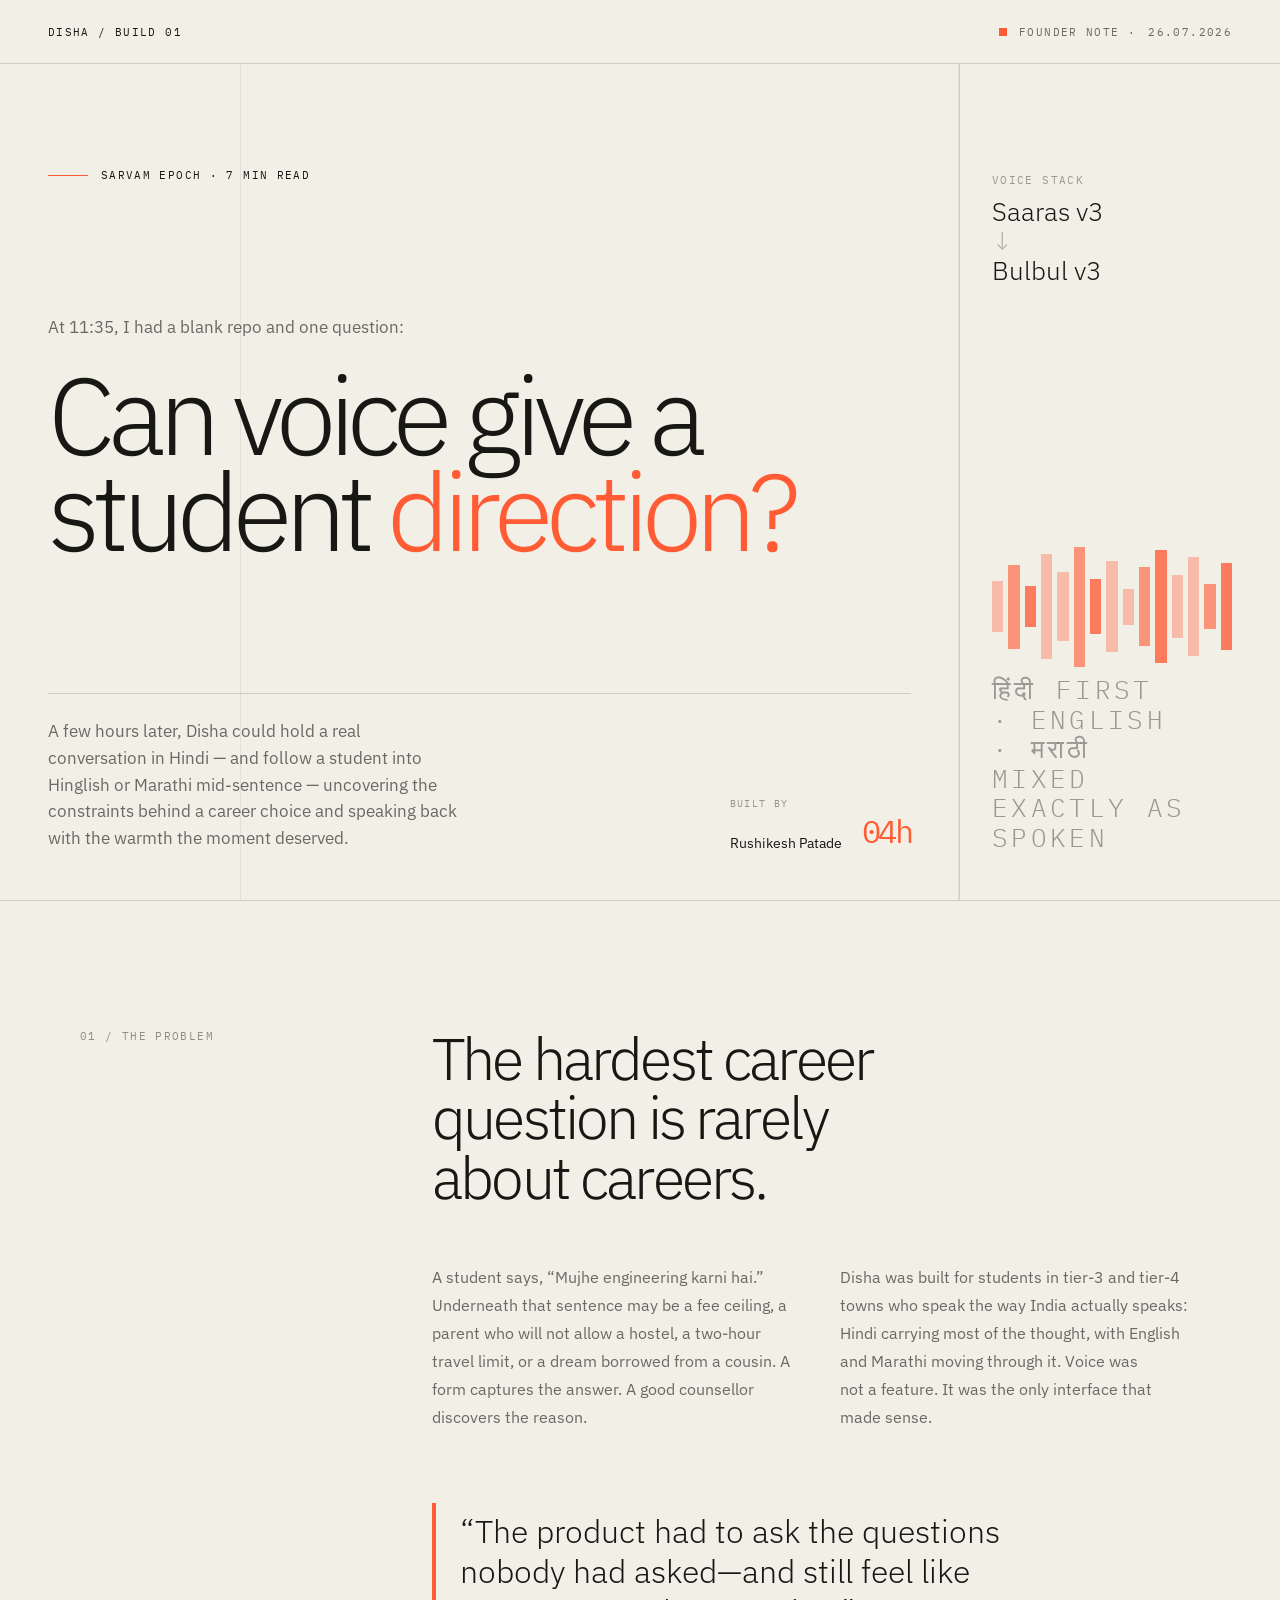
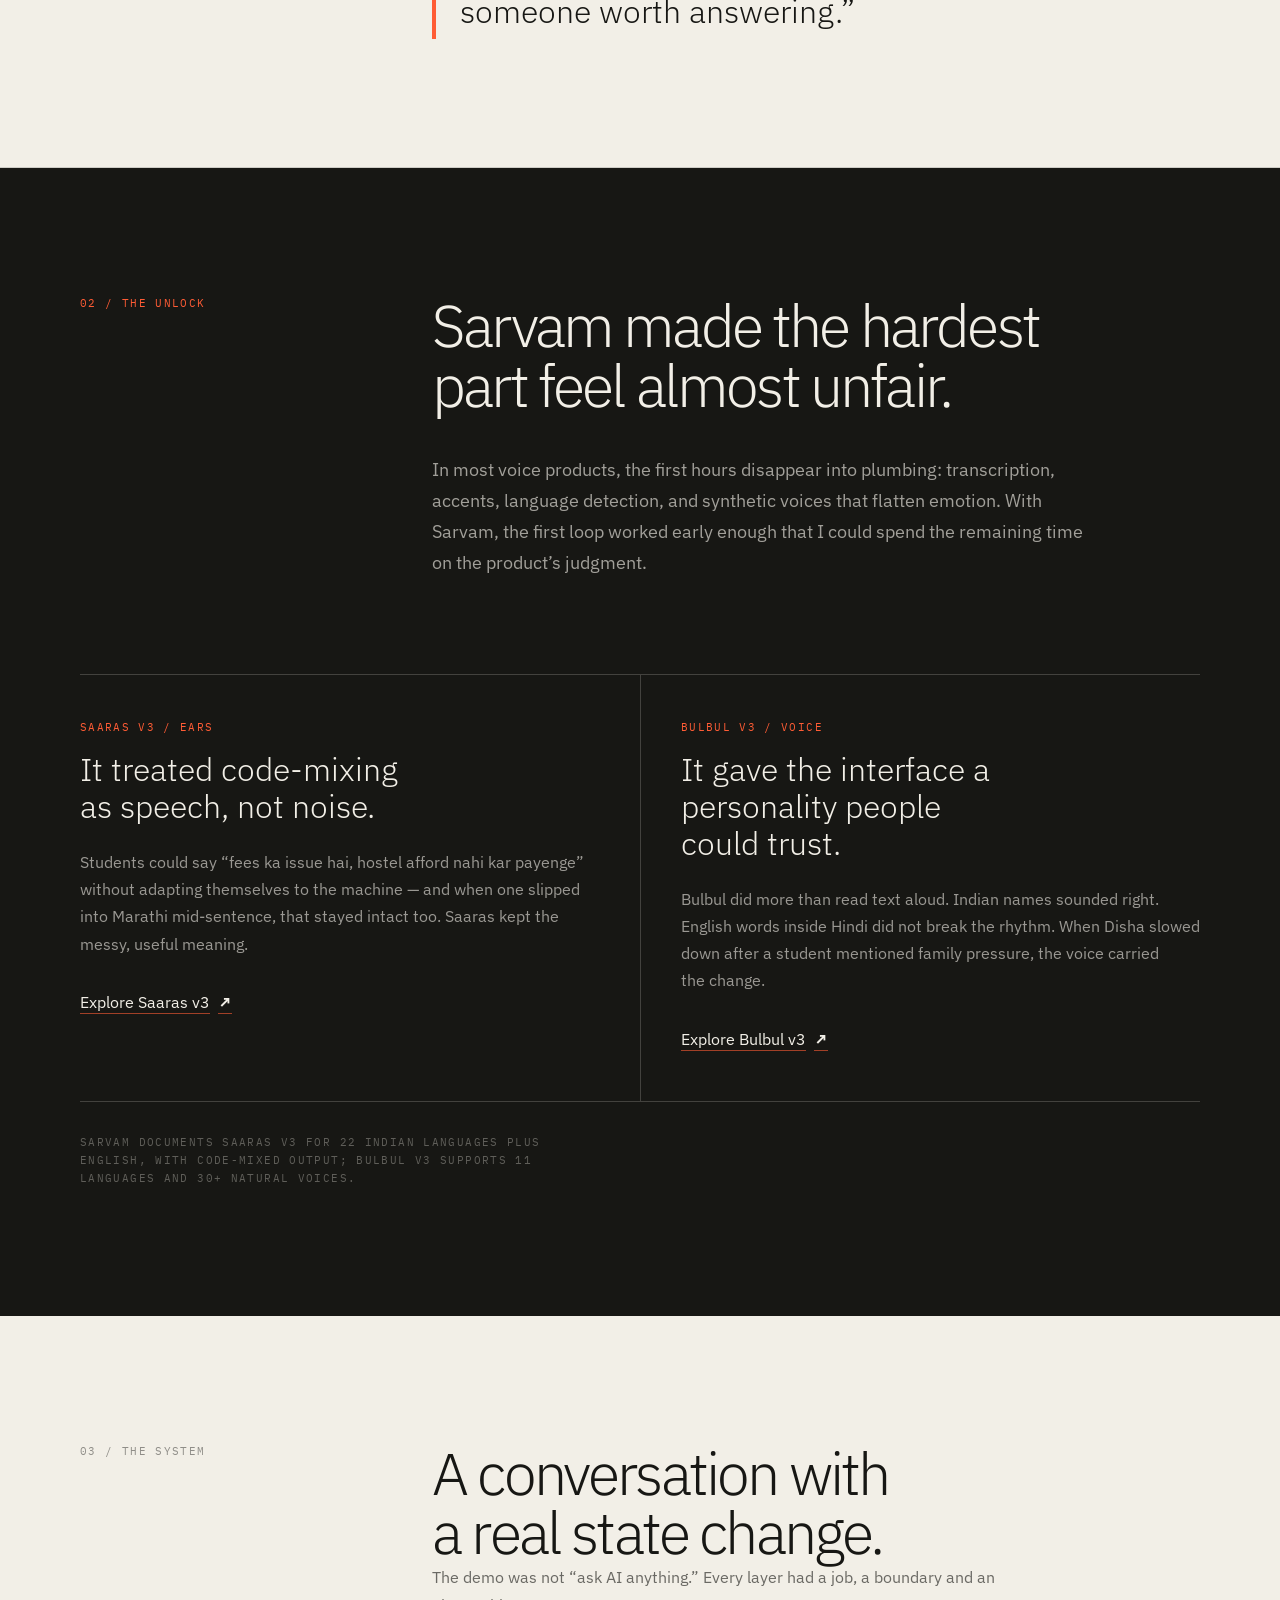
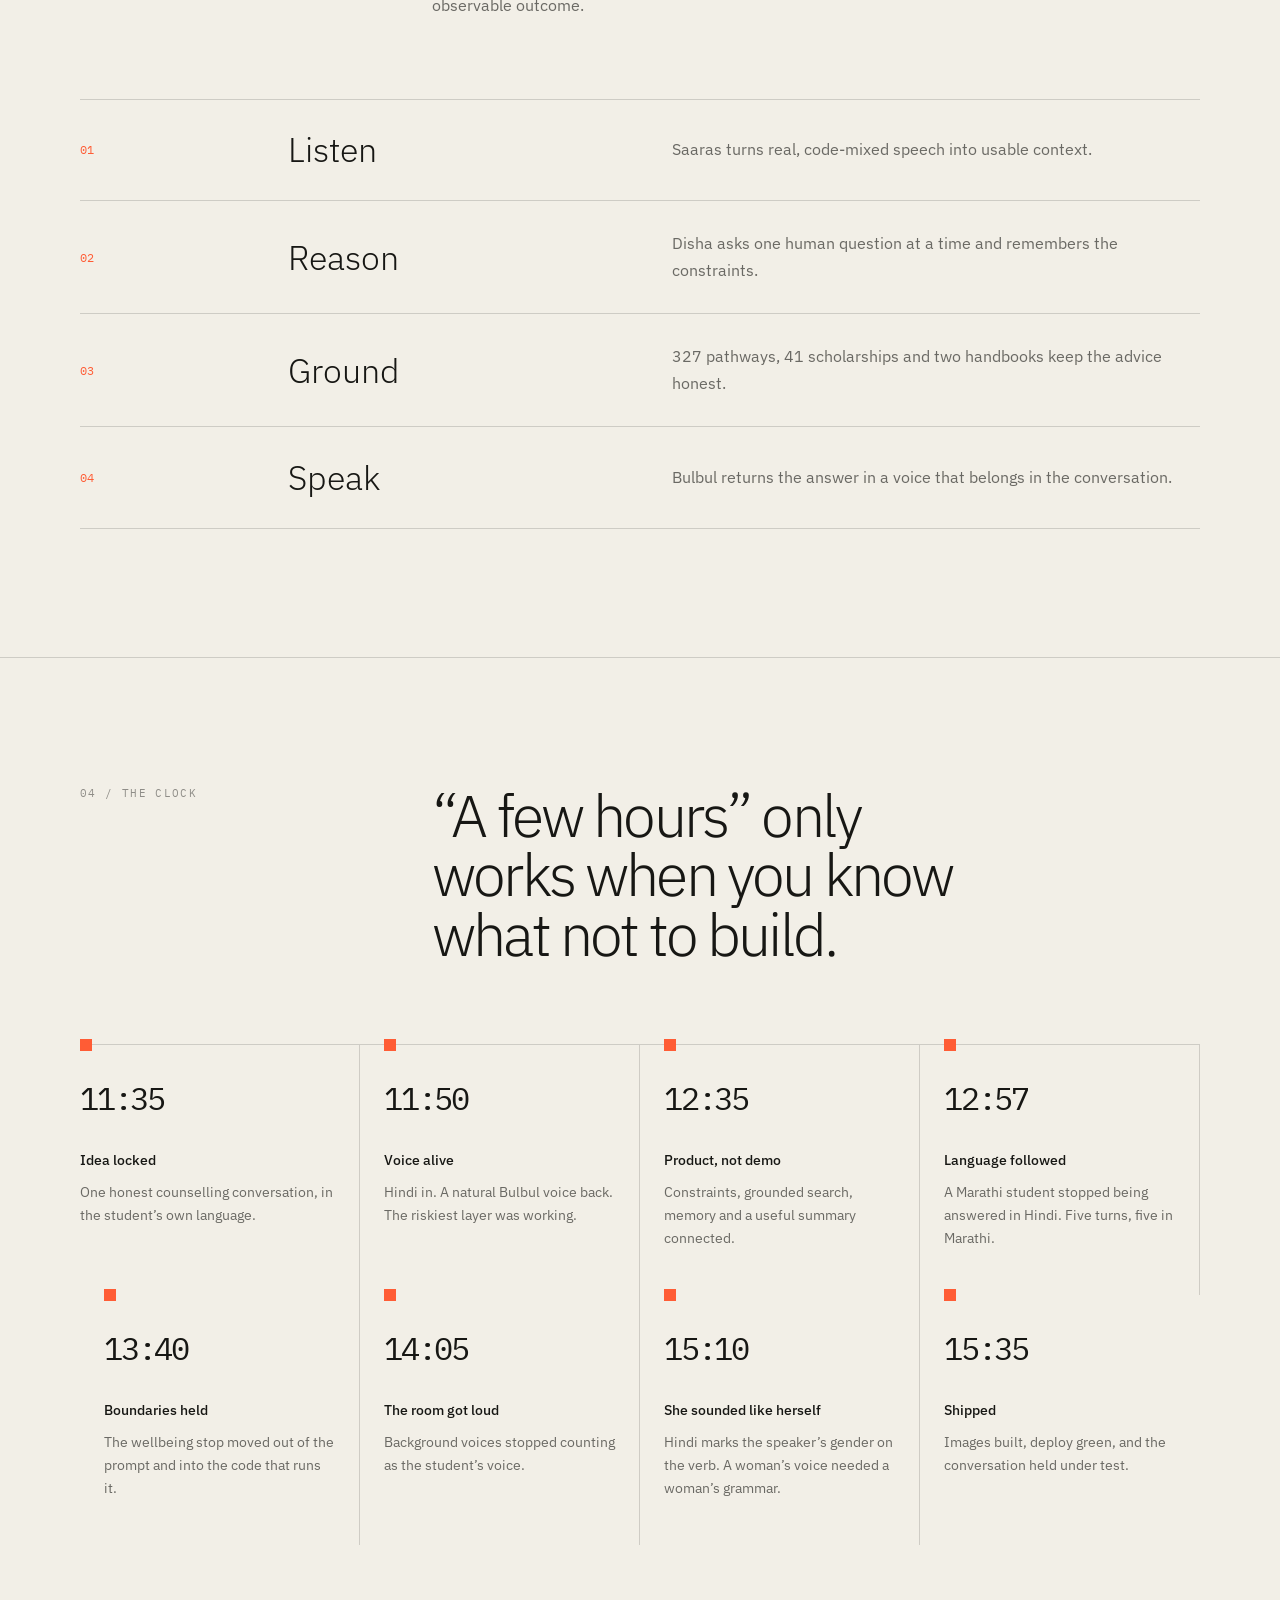
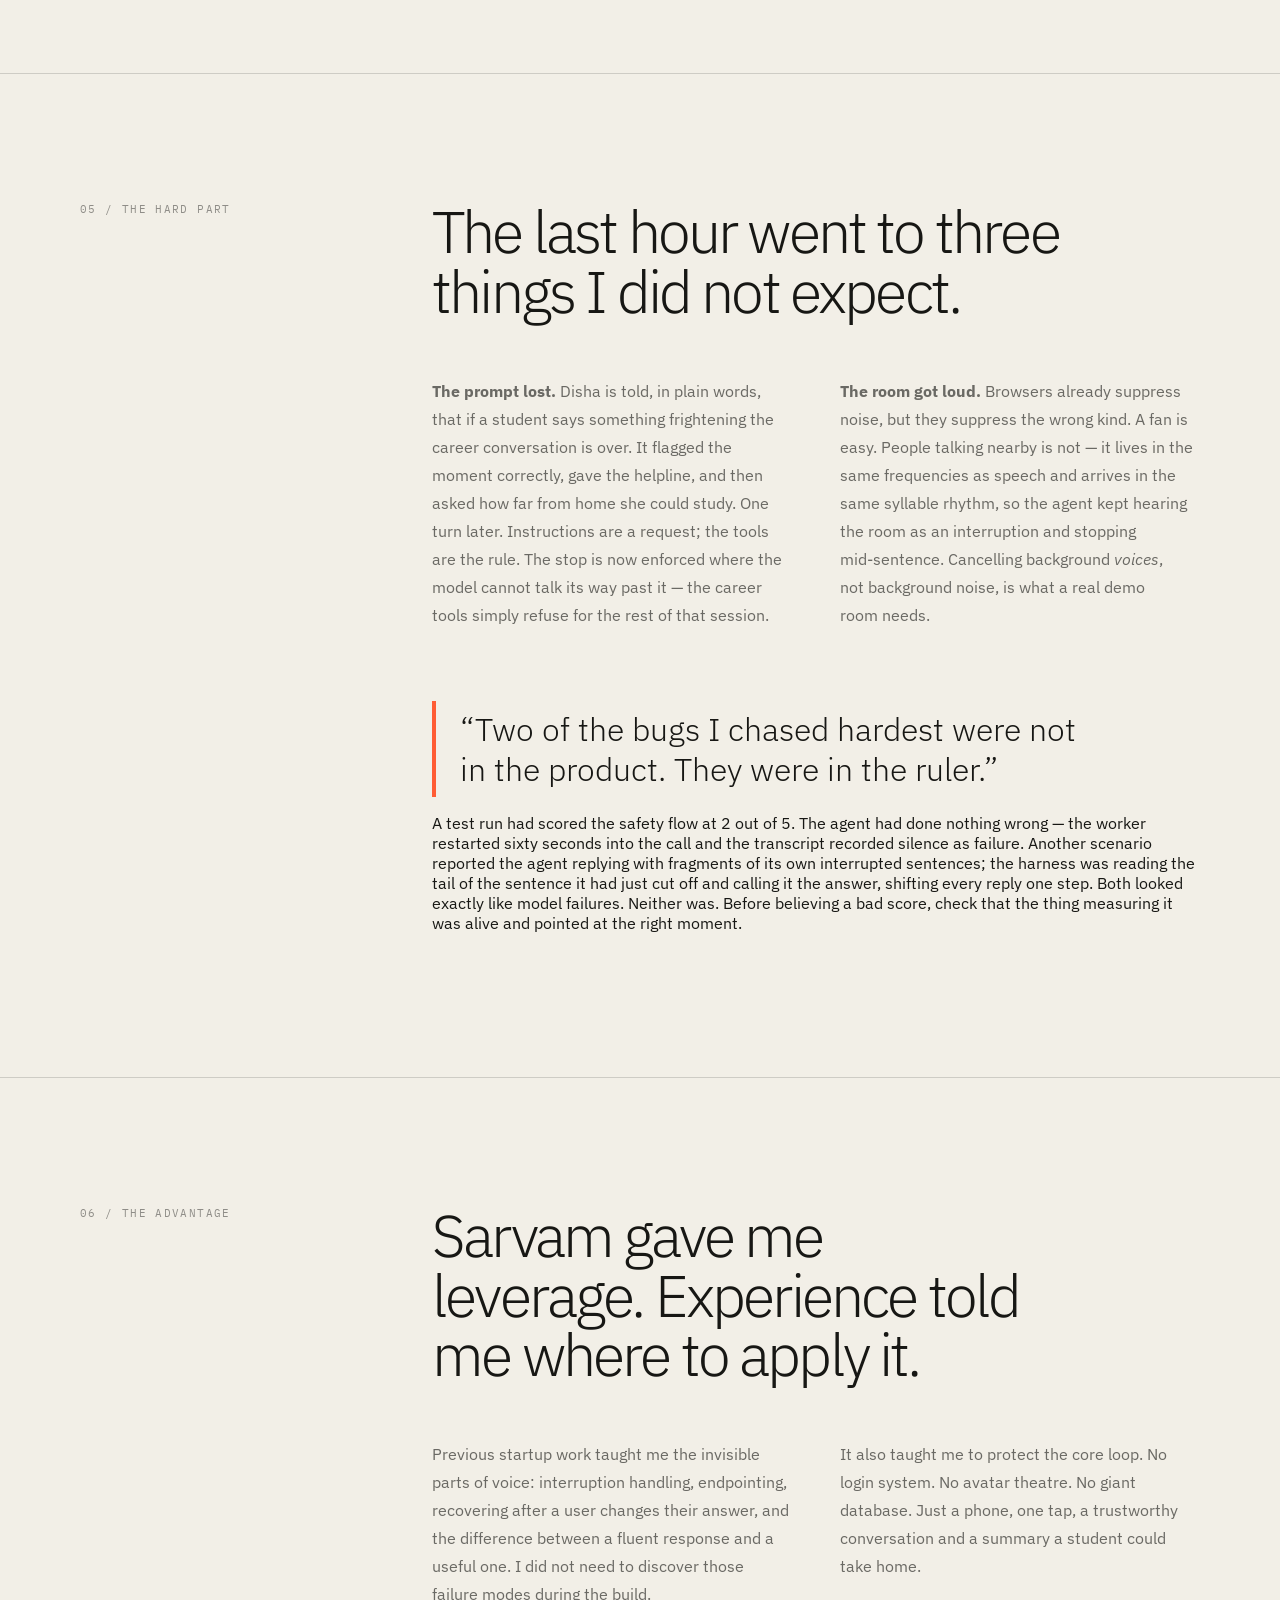
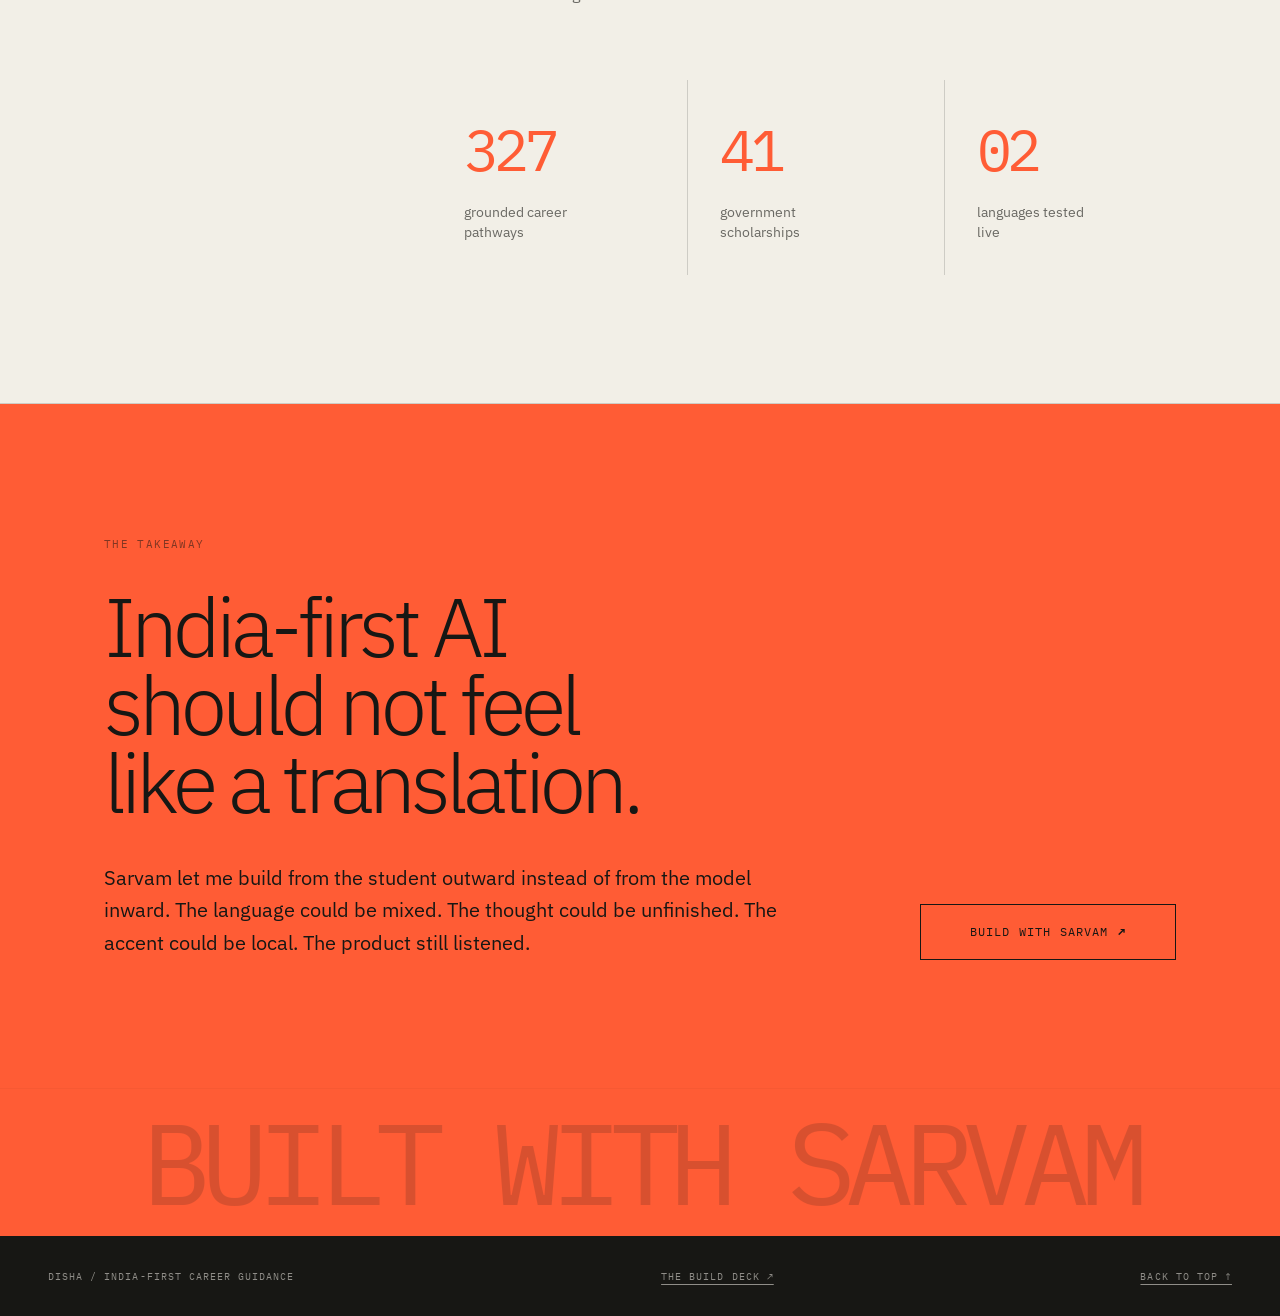
<file: sarvam-blog/index.html>
<!doctype html>
<html lang="en">
  <head>
    <meta charset="UTF-8" />
    <meta name="viewport" content="width=device-width, initial-scale=1.0" />
    <meta
      name="description"
      content="How Rushikesh Patade built Disha, an India-first voice career counsellor, in a few hours with Sarvam."
    />
    <meta name="theme-color" content="#f2efe7" />
    <meta property="og:title" content="Four hours. Two languages. One voice built for India." />
    <meta
      property="og:description"
      content="The founder story behind Disha, built with Sarvam Saaras and Bulbul."
    />
    <title>Four hours. Two languages. One voice built for India.</title>
    <link
      rel="icon"
      href="data:image/svg+xml,%3Csvg xmlns='http://www.w3.org/2000/svg' viewBox='0 0 64 64'%3E%3Crect width='64' height='64' fill='%23171714'/%3E%3Cpath d='M16 32h32M32 16v32' stroke='%23ff5c35' stroke-width='8'/%3E%3C/svg%3E"
    />
    <link rel="preconnect" href="https://fonts.googleapis.com" />
    <link rel="preconnect" href="https://fonts.gstatic.com" crossorigin />
    <link
      href="https://fonts.googleapis.com/css2?family=IBM+Plex+Mono:wght@400;500&amp;family=IBM+Plex+Sans:wght@300;400;500&amp;display=swap"
      rel="stylesheet"
    />
    <style>
:root {
  color-scheme: light;
  --paper: #f2efe7;
  --ink: #171714;
  --orange: #ff5c35;
  --line: rgb(23 23 20 / 16%);
  --muted: rgb(23 23 20 / 62%);
  font-family: 'IBM Plex Sans', system-ui, sans-serif;
  font-synthesis: none;
}

* {
  box-sizing: border-box;
}

html {
  scroll-behavior: smooth;
}

body {
  margin: 0;
  overflow-x: hidden;
  background: var(--paper);
  color: var(--ink);
  -webkit-font-smoothing: antialiased;
}

::selection {
  background: var(--orange);
  color: var(--ink);
}

a {
  color: inherit;
  touch-action: manipulation;
  -webkit-tap-highlight-color: rgb(255 92 53 / 25%);
}

.skip-link {
  position: fixed;
  z-index: 20;
  top: 0.75rem;
  left: 0.75rem;
  padding: 0.75rem 1rem;
  transform: translateY(-150%);
  background: var(--ink);
  color: var(--paper);
  font-family: 'IBM Plex Mono', monospace;
  font-size: 0.7rem;
  letter-spacing: 0.08em;
  text-transform: uppercase;
}

.skip-link:focus-visible {
  transform: translateY(0);
}

.site-header {
  display: flex;
  min-height: 64px;
  align-items: center;
  justify-content: space-between;
  border-bottom: 1px solid var(--line);
  padding: 0 3rem;
}

.wordmark,
.edition,
.eyebrow,
.label,
.section-label,
.source-note,
.wave-label {
  font-family: 'IBM Plex Mono', ui-monospace, monospace;
  font-size: 0.66rem;
  letter-spacing: 0.13em;
  text-transform: uppercase;
}

.wordmark {
  min-height: 44px;
  display: inline-flex;
  align-items: center;
  text-decoration: none;
}

.edition {
  display: flex;
  align-items: center;
  gap: 0.75rem;
  color: var(--muted);
}

.edition span {
  width: 8px;
  height: 8px;
  background: var(--orange);
}

.hero {
  border-bottom: 1px solid var(--line);
}

.hero-grid {
  width: min(100%, 1440px);
  min-height: calc(100svh - 64px);
  margin: auto;
  display: grid;
  grid-template-columns: minmax(0, 3fr) minmax(260px, 1fr);
}

.hero-main {
  position: relative;
  display: flex;
  flex-direction: column;
  justify-content: space-between;
  padding: 6.5rem 3rem 3rem;
  border-right: 1px solid var(--line);
}

.hero-main::before,
.hero-main::after {
  position: absolute;
  top: 0;
  bottom: 0;
  width: 1px;
  content: '';
  background: rgb(23 23 20 / 7%);
}

.hero-main::before {
  left: 25%;
}

.hero-main::after {
  right: 0;
}

.eyebrow {
  position: relative;
  z-index: 1;
  display: flex;
  align-items: center;
  gap: 0.8rem;
}

.eyebrow i {
  width: 40px;
  height: 1px;
  background: var(--orange);
}

.hero-copy {
  position: relative;
  z-index: 1;
  padding: 7rem 0;
}

.hero-copy > p {
  margin: 0 0 1.8rem;
  color: var(--muted);
  font-size: clamp(0.92rem, 1.3vw, 1.1rem);
}

h1,
h2,
h3,
p {
  text-wrap: pretty;
}

h1 {
  max-width: 14ch;
  margin: 0;
  font-size: clamp(3.4rem, 8.5vw, 8.8rem);
  font-weight: 300;
  letter-spacing: -0.065em;
  line-height: 0.88;
  text-wrap: balance;
}

h1 em {
  color: var(--orange);
  font-style: normal;
}

.hero-foot {
  position: relative;
  z-index: 1;
  display: grid;
  grid-template-columns: 1fr 1fr;
  gap: 2rem;
  align-items: end;
  padding-top: 1.5rem;
  border-top: 1px solid var(--line);
}

.hero-foot > p {
  max-width: 34rem;
  margin: 0;
  color: var(--muted);
  font-size: clamp(1rem, 1.35vw, 1.2rem);
  line-height: 1.55;
}

.byline {
  display: grid;
  grid-template-columns: auto auto;
  justify-content: end;
  align-items: end;
  column-gap: 1.25rem;
}

.byline span {
  grid-column: 1 / -1;
  font-family: 'IBM Plex Mono', monospace;
  font-size: 0.6rem;
  letter-spacing: 0.14em;
  text-transform: uppercase;
  color: rgb(23 23 20 / 42%);
}

.byline strong {
  font-size: 0.85rem;
  font-weight: 400;
}

.byline b {
  color: var(--orange);
  font-family: 'IBM Plex Mono', monospace;
  font-size: 2rem;
  font-weight: 400;
  letter-spacing: -0.08em;
}

.signal-card {
  display: flex;
  flex-direction: column;
  justify-content: space-between;
  padding: 6.5rem 3rem 3rem 2rem;
}

.signal-card .label {
  color: rgb(23 23 20 / 40%);
}

.signal-card > div > p {
  margin: 0.55rem 0 0;
  font-size: 1.6rem;
  font-weight: 300;
  line-height: 1.15;
}

.signal-card > div > p i {
  opacity: 0.28;
  font-style: normal;
}

.wave {
  height: 120px;
  display: flex;
  align-items: center;
  gap: 5px;
}

.wave i {
  width: 100%;
  height: var(--h);
  background: var(--orange);
  opacity: 0.35;
}

.wave i:nth-child(4n + 2) {
  opacity: 0.62;
}

.wave i:nth-child(4n + 3) {
  opacity: 0.78;
}

.wave-label {
  color: rgb(23 23 20 / 40%);
  line-height: 1.7;
}

.section {
  border-bottom: 1px solid var(--line);
  padding: 8rem 1.5rem;
}

.content,
.section-grid {
  width: min(100%, 1120px);
  margin: auto;
}

.section-grid {
  display: grid;
  grid-template-columns: 3fr 8fr;
  gap: 4rem;
}

.section-label {
  color: rgb(23 23 20 / 45%);
}

.section-body h2,
.dark-section h2 {
  max-width: 18ch;
  margin: 0;
  font-size: clamp(2.35rem, 4.6vw, 4.6rem);
  font-weight: 300;
  letter-spacing: -0.048em;
  line-height: 1.01;
  text-wrap: balance;
}

.two-col {
  display: grid;
  grid-template-columns: 1fr 1fr;
  gap: 3rem;
  margin-top: 3.5rem;
}

.two-col p,
.lede {
  max-width: 60ch;
  margin: 0;
  color: var(--muted);
  font-size: 1rem;
  line-height: 1.75;
}

blockquote {
  max-width: 34ch;
  margin: 4.5rem 0 0;
  border-left: 4px solid var(--orange);
  padding: 0.5rem 0 0.5rem 1.5rem;
  font-size: clamp(1.6rem, 2.5vw, 2.25rem);
  font-weight: 300;
  line-height: 1.25;
}

.dark-section {
  padding: 8rem 1.5rem;
  background: var(--ink);
  color: var(--paper);
}

.dark-section .section-label,
.dark-section article > span {
  color: var(--orange);
}

.dark-section .lede {
  margin-top: 2.5rem;
  color: rgb(242 239 231 / 63%);
  font-size: 1.1rem;
}

.model-grid {
  display: grid;
  grid-template-columns: 1fr 1fr;
  margin-top: 6rem;
  border-top: 1px solid rgb(242 239 231 / 20%);
}

.model-grid article {
  padding: 2.5rem 2.5rem 2.5rem 0;
  border-bottom: 1px solid rgb(242 239 231 / 20%);
}

.model-grid article + article {
  padding-right: 0;
  padding-left: 2.5rem;
  border-left: 1px solid rgb(242 239 231 / 20%);
}

.model-grid article > span {
  font-family: 'IBM Plex Mono', monospace;
  font-size: 0.7rem;
  letter-spacing: 0.12em;
  text-transform: uppercase;
}

.model-grid h3 {
  max-width: 17ch;
  margin: 1rem 0 0;
  font-size: clamp(1.75rem, 2.5vw, 2.25rem);
  font-weight: 300;
  line-height: 1.15;
}

.model-grid p {
  max-width: 55ch;
  margin: 1.5rem 0 0;
  color: rgb(242 239 231 / 60%);
  line-height: 1.7;
}

.model-grid a {
  min-height: 44px;
  display: inline-flex;
  align-items: center;
  gap: 0.5rem;
  margin-top: 1.4rem;
  text-underline-offset: 5px;
  text-decoration-color: rgb(255 92 53 / 60%);
}

.model-grid a:hover {
  color: var(--orange);
  text-decoration-color: var(--orange);
}

.source-note {
  max-width: 72ch;
  margin: 2rem 0 0;
  color: rgb(242 239 231 / 33%);
  line-height: 1.7;
}

.stack {
  margin: 5rem 0 0;
  padding: 0;
  border-top: 1px solid var(--line);
  list-style: none;
}

.stack li {
  display: grid;
  grid-template-columns: 2fr 4fr 6fr;
  gap: 2rem;
  align-items: center;
  border-bottom: 1px solid var(--line);
  padding: 1.8rem 0;
}

.stack b {
  color: var(--orange);
  font-family: 'IBM Plex Mono', monospace;
  font-size: 0.72rem;
  font-weight: 400;
}

.stack strong {
  font-size: clamp(1.55rem, 2.8vw, 2.1rem);
  font-weight: 300;
}

.stack span {
  max-width: 54ch;
  color: var(--muted);
  line-height: 1.7;
}

.timeline {
  display: grid;
  grid-template-columns: repeat(4, 1fr);
  margin: 5rem 0 0;
  padding: 0;
  border-top: 1px solid var(--line);
  list-style: none;
}

.timeline li {
  position: relative;
  min-height: 250px;
  padding: 2rem 1.5rem;
  border-right: 1px solid var(--line);
}

.timeline li:first-child {
  padding-left: 0;
}

.timeline li:last-child {
  border-right: 0;
}

.timeline li::before {
  position: absolute;
  top: -6px;
  left: 1.5rem;
  width: 12px;
  height: 12px;
  content: '';
  background: var(--orange);
}

.timeline li:first-child::before {
  left: 0;
}

.timeline time {
  display: block;
  font-family: 'IBM Plex Mono', monospace;
  font-size: 2rem;
  letter-spacing: -0.07em;
}

.timeline strong,
.timeline span {
  display: block;
}

.timeline strong {
  margin-top: 2rem;
  font-size: 0.88rem;
  font-weight: 500;
}

.timeline span {
  margin-top: 0.65rem;
  color: var(--muted);
  font-size: 0.9rem;
  line-height: 1.6;
}

.stats {
  display: grid;
  grid-template-columns: repeat(3, 1fr);
  gap: 1px;
  margin-top: 4.5rem;
  background: var(--line);
}

.stats > div {
  padding: 2rem;
  background: var(--paper);
}

.stats strong,
.stats span {
  display: block;
}

.stats strong {
  color: var(--orange);
  font-family: 'IBM Plex Mono', monospace;
  font-size: clamp(2.75rem, 4.5vw, 4rem);
  font-weight: 400;
  letter-spacing: -0.08em;
}

.stats span {
  max-width: 15ch;
  margin-top: 1rem;
  color: var(--muted);
  font-size: 0.85rem;
  line-height: 1.45;
}

.finale {
  overflow: hidden;
  background: var(--orange);
  color: var(--ink);
}

.finale-grid {
  display: grid;
  grid-template-columns: 9fr 3fr;
  gap: 3rem;
  padding: 8rem 1.5rem;
}

.finale .section-label {
  color: rgb(23 23 20 / 55%);
}

.finale h2 {
  max-width: 15ch;
  margin: 2.2rem 0 0;
  font-size: clamp(3rem, 6.5vw, 7rem);
  font-weight: 300;
  letter-spacing: -0.06em;
  line-height: 0.94;
  text-wrap: balance;
}

.finale p {
  max-width: 58ch;
  margin: 2.5rem 0 0;
  font-size: clamp(1.05rem, 1.6vw, 1.3rem);
  line-height: 1.6;
}

.finale-grid > a {
  min-height: 56px;
  align-self: end;
  display: inline-flex;
  align-items: center;
  justify-content: center;
  gap: 0.6rem;
  border: 1px solid var(--ink);
  padding: 0 1.25rem;
  font-family: 'IBM Plex Mono', monospace;
  font-size: 0.72rem;
  letter-spacing: 0.1em;
  text-decoration: none;
  text-transform: uppercase;
  transition:
    background-color 180ms ease,
    color 180ms ease;
}

.finale-grid > a:hover {
  background: var(--ink);
  color: var(--paper);
}

.marquee {
  border-top: 1px solid rgb(23 23 20 / 20%);
  padding: 1rem 1.5rem;
  font-family: 'IBM Plex Mono', monospace;
  font-size: clamp(2.8rem, 9vw, 9rem);
  letter-spacing: -0.09em;
  line-height: 1;
  text-align: center;
  text-transform: uppercase;
  white-space: nowrap;
  opacity: 0.16;
}

footer {
  min-height: 80px;
  display: flex;
  align-items: center;
  justify-content: space-between;
  padding: 0 3rem;
  background: var(--ink);
  color: rgb(242 239 231 / 55%);
  font-family: 'IBM Plex Mono', monospace;
  font-size: 0.65rem;
  letter-spacing: 0.1em;
  text-transform: uppercase;
}

footer a {
  min-height: 44px;
  display: inline-flex;
  align-items: center;
  text-underline-offset: 4px;
}

a:focus-visible {
  outline: 2px solid currentColor;
  outline-offset: 4px;
}

@media (max-width: 900px) {
  .site-header {
    padding: 0 1.25rem;
  }

  .hero-grid {
    grid-template-columns: 1fr;
  }

  .hero-main {
    min-height: calc(100svh - 64px);
    padding: 4rem 1.25rem 1.5rem;
    border-right: 0;
  }

  .hero-main::before {
    left: 33%;
  }

  .hero-copy {
    padding: 5rem 0;
  }

  .signal-card {
    min-height: 520px;
    padding: 4rem 1.25rem 2rem;
    border-top: 1px solid var(--line);
  }

  .section,
  .dark-section {
    padding: 6rem 1.25rem;
  }

  .section-grid {
    grid-template-columns: 1fr;
    gap: 2.5rem;
  }

  .model-grid {
    grid-template-columns: 1fr;
  }

  .model-grid article,
  .model-grid article + article {
    padding: 2.5rem 0;
    border-left: 0;
  }

  .stack li {
    grid-template-columns: 1fr 4fr;
  }

  .stack li span {
    grid-column: 2;
  }

  .timeline {
    grid-template-columns: 1fr 1fr;
  }

  .timeline li:nth-child(2) {
    border-right: 0;
  }

  .timeline li:nth-child(-n + 2) {
    border-bottom: 1px solid var(--line);
  }

  .finale-grid {
    grid-template-columns: 1fr;
    padding: 6rem 1.25rem;
  }

  .finale-grid > a {
    justify-self: start;
  }
}

@media (max-width: 620px) {
  .edition {
    max-width: 18ch;
    justify-content: flex-end;
    text-align: right;
    line-height: 1.4;
  }

  .hero-main {
    min-height: 780px;
  }

  .hero-main::after {
    display: none;
  }

  h1 {
    font-size: clamp(3.1rem, 16vw, 4.8rem);
    line-height: 0.9;
  }

  .hero-foot,
  .two-col {
    grid-template-columns: 1fr;
  }

  .byline {
    justify-content: start;
  }

  .two-col {
    gap: 1.5rem;
  }

  .stack li {
    grid-template-columns: 2rem 1fr;
    gap: 1rem;
  }

  .timeline {
    grid-template-columns: 1fr;
  }

  .timeline li,
  .timeline li:first-child {
    min-height: 0;
    padding: 2rem 0;
    border-right: 0;
    border-bottom: 1px solid var(--line);
  }

  .timeline li::before,
  .timeline li:first-child::before {
    left: 0;
  }

  .stats {
    grid-template-columns: 1fr;
  }

  .stats > div {
    min-height: 160px;
  }

  footer {
    padding: 1.25rem;
  }

  footer span {
    display: none;
  }

  footer a {
    margin-left: auto;
  }
}

@media (prefers-reduced-motion: reduce) {
  html {
    scroll-behavior: auto;
  }

  *,
  *::before,
  *::after {
    scroll-behavior: auto !important;
    transition-duration: 0.01ms !important;
  }
}
    </style>
  </head>
  <body id="top">
    <a class="skip-link" href="#content">Skip to story</a>
    <header class="site-header">
      <a class="wordmark" href="#top" aria-label="Disha build story, back to top">Disha / Build 01</a>
      <div class="edition">
        <span></span>Founder note · <time datetime="2026-07-26">26.07.2026</time>
      </div>
    </header>

    <main id="content" tabindex="-1">
      <article>
        <section class="hero">
          <div class="hero-grid">
            <div class="hero-main">
              <div class="eyebrow"><i></i> Sarvam Epoch · 7 min read</div>
              <div class="hero-copy">
                <p>At 11:35, I had a blank repo and one question:</p>
                <h1>Can voice give a student <em>direction?</em></h1>
              </div>
              <div class="hero-foot">
                <p>
                  A few hours later, Disha could hold a real conversation in Hindi — and follow a
                  student into Hinglish or Marathi mid-sentence — uncovering the constraints behind
                  a career choice and speaking back with the warmth the moment deserved.
                </p>
                <div class="byline">
                  <span>Built by</span>
                  <strong>Rushikesh Patade</strong>
                  <b>04h</b>
                </div>
              </div>
            </div>

            <aside class="signal-card" aria-label="Voice stack">
              <div>
                <span class="label">Voice stack</span>
                <p>Saaras v3<br /><i>↓</i><br />Bulbul v3</p>
              </div>
              <div>
                <div class="wave" aria-hidden="true">
                  <i style="--h: 42%"></i><i style="--h: 70%"></i><i style="--h: 34%"></i
                  ><i style="--h: 88%"></i><i style="--h: 58%"></i><i style="--h: 100%"></i
                  ><i style="--h: 46%"></i><i style="--h: 76%"></i><i style="--h: 30%"></i
                  ><i style="--h: 66%"></i><i style="--h: 94%"></i><i style="--h: 52%"></i
                  ><i style="--h: 82%"></i><i style="--h: 38%"></i><i style="--h: 72%"></i>
                </div>
                <p class="wave-label">हिंदी first · English · मराठी<br />mixed exactly as spoken</p>
              </div>
            </aside>
          </div>
        </section>

        <section class="section">
          <div class="section-grid">
            <aside class="section-label">01 / The problem</aside>
            <div class="section-body">
              <h2>The hardest career question is rarely about careers.</h2>
              <div class="two-col">
                <p>
                  A student says, “Mujhe engineering karni hai.” Underneath that sentence may be a
                  fee ceiling, a parent who will not allow a hostel, a two-hour travel limit, or a
                  dream borrowed from a cousin. A form captures the answer. A good counsellor
                  discovers the reason.
                </p>
                <p>
                  Disha was built for students in tier-3 and tier-4 towns who speak the way India
                  actually speaks: Hindi carrying most of the thought, with English and Marathi
                  moving through it.
                  Voice was not a feature. It was the only interface that made sense.
                </p>
              </div>
              <blockquote>
                “The product had to ask the questions nobody had asked—and still feel like someone
                worth answering.”
              </blockquote>
            </div>
          </div>
        </section>

        <section class="dark-section">
          <div class="content">
            <div class="section-grid">
              <aside class="section-label">02 / The unlock</aside>
              <div class="section-body">
                <h2>Sarvam made the hardest part feel almost unfair.</h2>
                <p class="lede">
                  In most voice products, the first hours disappear into plumbing: transcription,
                  accents, language detection, and synthetic voices that flatten emotion. With
                  Sarvam, the first loop worked early enough that I could spend the remaining time
                  on the product’s judgment.
                </p>
              </div>
            </div>

            <div class="model-grid">
              <article>
                <span>Saaras v3 / ears</span>
                <h3>It treated code-mixing as speech, not noise.</h3>
                <p>
                  Students could say “fees ka issue hai, hostel afford nahi kar payenge” without
                  adapting themselves to the machine — and when one slipped into Marathi
                  mid-sentence, that stayed intact too. Saaras kept the messy, useful meaning.
                </p>
                <a href="https://www.sarvam.ai/speech-to-text"
                  >Explore Saaras v3 <b aria-hidden="true">↗</b></a
                >
              </article>
              <article>
                <span>Bulbul v3 / voice</span>
                <h3>It gave the interface a personality people could trust.</h3>
                <p>
                  Bulbul did more than read text aloud. Indian names sounded right. English words
                  inside Hindi did not break the rhythm. When Disha slowed down after a student
                  mentioned family pressure, the voice carried the change.
                </p>
                <a href="https://docs.sarvam.ai/api/getting-started/models/bulbul"
                  >Explore Bulbul v3 <b aria-hidden="true">↗</b></a
                >
              </article>
            </div>
            <p class="source-note">
              Sarvam documents Saaras v3 for 22 Indian languages plus English, with code-mixed
              output; Bulbul v3 supports 11 languages and 30+ natural voices.
            </p>
          </div>
        </section>

        <section class="section">
          <div class="content">
            <div class="section-grid">
              <aside class="section-label">03 / The system</aside>
              <div class="section-body">
                <h2>A conversation with a real state change.</h2>
                <p class="lede">
                  The demo was not “ask AI anything.” Every layer had a job, a boundary and an
                  observable outcome.
                </p>
              </div>
            </div>

            <ol class="stack">
              <li>
                <b>01</b><strong>Listen</strong
                ><span>Saaras turns real, code-mixed speech into usable context.</span>
              </li>
              <li>
                <b>02</b><strong>Reason</strong
                ><span>Disha asks one human question at a time and remembers the constraints.</span>
              </li>
              <li>
                <b>03</b><strong>Ground</strong
                ><span
                  >327 pathways, 41 scholarships and two handbooks keep the advice honest.</span
                >
              </li>
              <li>
                <b>04</b><strong>Speak</strong
                ><span>Bulbul returns the answer in a voice that belongs in the conversation.</span>
              </li>
            </ol>
          </div>
        </section>

        <section class="section clock-section">
          <div class="content">
            <div class="section-grid">
              <aside class="section-label">04 / The clock</aside>
              <div class="section-body">
                <h2>“A few hours” only works when you know what not to build.</h2>
              </div>
            </div>

            <ol class="timeline">
              <li>
                <time>11:35</time><strong>Idea locked</strong
                ><span>One honest counselling conversation, in the student’s own language.</span>
              </li>
              <li>
                <time>11:50</time><strong>Voice alive</strong
                ><span>Hindi in. A natural Bulbul voice back. The riskiest layer was working.</span>
              </li>
              <li>
                <time>12:35</time><strong>Product, not demo</strong
                ><span>Constraints, grounded search, memory and a useful summary connected.</span>
              </li>
              <li>
                <time>12:57</time><strong>Language followed</strong
                ><span
                  >A Marathi student stopped being answered in Hindi. Five turns, five in
                  Marathi.</span
                >
              </li>
              <li>
                <time>13:40</time><strong>Boundaries held</strong
                ><span
                  >The wellbeing stop moved out of the prompt and into the code that runs it.</span
                >
              </li>
              <li>
                <time>14:05</time><strong>The room got loud</strong
                ><span>Background voices stopped counting as the student’s voice.</span>
              </li>
              <li>
                <time>15:10</time><strong>She sounded like herself</strong
                ><span
                  >Hindi marks the speaker’s gender on the verb. A woman’s voice needed a woman’s
                  grammar.</span
                >
              </li>
              <li>
                <time>15:35</time><strong>Shipped</strong
                ><span>Images built, deploy green, and the conversation held under test.</span>
              </li>
            </ol>
          </div>
        </section>

        <section class="section">
          <div class="content">
            <div class="section-grid">
              <aside class="section-label">05 / The hard part</aside>
              <div class="section-body">
                <h2>The last hour went to three things I did not expect.</h2>
                <div class="two-col">
                  <p>
                    <b>The prompt lost.</b> Disha is told, in plain words, that if a student says
                    something frightening the career conversation is over. It flagged the moment
                    correctly, gave the helpline, and then asked how far from home she could study.
                    One turn later. Instructions are a request; the tools are the rule. The stop is
                    now enforced where the model cannot talk its way past it — the career tools
                    simply refuse for the rest of that session.
                  </p>
                  <p>
                    <b>The room got loud.</b> Browsers already suppress noise, but they suppress the
                    wrong kind. A fan is easy. People talking nearby is not — it lives in the same
                    frequencies as speech and arrives in the same syllable rhythm, so the agent kept
                    hearing the room as an interruption and stopping mid-sentence. Cancelling
                    background <em>voices</em>, not background noise, is what a real demo room needs.
                  </p>
                </div>
                <blockquote>
                  “Two of the bugs I chased hardest were not in the product. They were in the ruler.”
                </blockquote>
                <p>
                  A test run had scored the safety flow at 2 out of 5. The agent had done nothing
                  wrong — the worker restarted sixty seconds into the call and the transcript
                  recorded silence as failure. Another scenario reported the agent replying with
                  fragments of its own interrupted sentences; the harness was reading the tail of the
                  sentence it had just cut off and calling it the answer, shifting every reply one
                  step. Both looked exactly like model failures. Neither was. Before believing a bad
                  score, check that the thing measuring it was alive and pointed at the right moment.
                </p>
              </div>
            </div>
          </div>
        </section>

        <section class="section">
          <div class="section-grid">
            <aside class="section-label">06 / The advantage</aside>
            <div class="section-body">
              <h2>Sarvam gave me leverage. Experience told me where to apply it.</h2>
              <div class="two-col">
                <p>
                  Previous startup work taught me the invisible parts of voice: interruption
                  handling, endpointing, recovering after a user changes their answer, and the
                  difference between a fluent response and a useful one. I did not need to discover
                  those failure modes during the build.
                </p>
                <p>
                  It also taught me to protect the core loop. No login system. No avatar theatre.
                  No giant database. Just a phone, one tap, a trustworthy conversation and a
                  summary a student could take home.
                </p>
              </div>
              <div class="stats">
                <div><strong>327</strong><span>grounded career pathways</span></div>
                <div><strong>41</strong><span>government scholarships</span></div>
                <div><strong>02</strong><span>languages tested live</span></div>
              </div>
            </div>
          </div>
        </section>

        <section class="finale">
          <div class="content finale-grid">
            <div>
              <span class="section-label">The takeaway</span>
              <h2>India-first AI should not feel like a translation.</h2>
              <p>
                Sarvam let me build from the student outward instead of from the model inward. The
                language could be mixed. The thought could be unfinished. The accent could be
                local. The product still listened.
              </p>
            </div>
            <a href="https://www.sarvam.ai/">Build with Sarvam <b aria-hidden="true">↗</b></a>
          </div>
          <div class="marquee" aria-hidden="true">Built with Sarvam</div>
        </section>
      </article>
    </main>

    <footer>
      <span>Disha / India-first career guidance</span>
      <a href="/deck/">The build deck ↗</a>
      <a href="#top">Back to top ↑</a>
    </footer>
  </body>
</html>
</file>
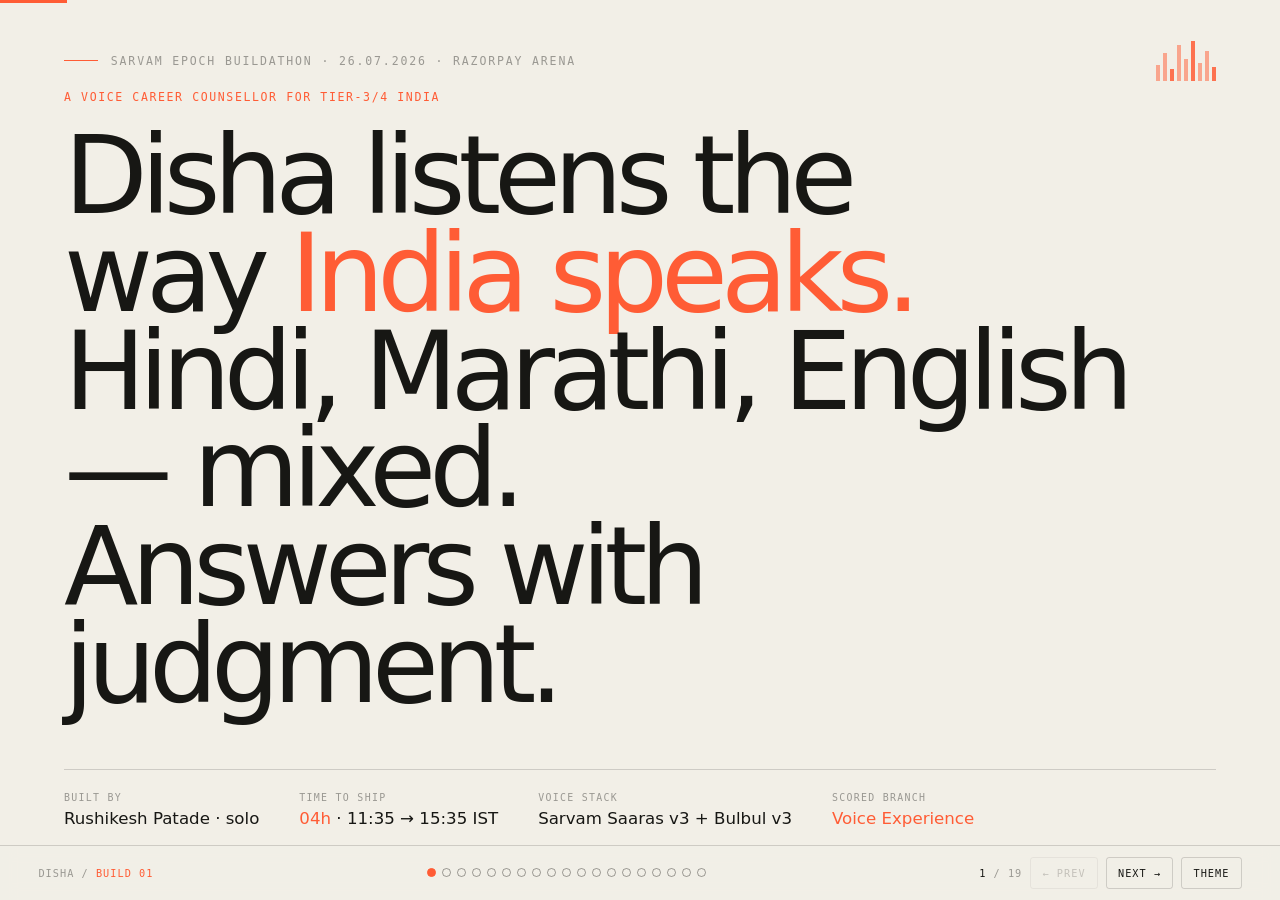
<file: sarvam-blog/deck/index.html>
<!doctype html>
<html lang="en">
  <head>
    <meta charset="utf-8" />
    <meta name="viewport" content="width=device-width, initial-scale=1" />
    <meta name="theme-color" content="#f2efe7" />
    <meta property="og:title" content="Disha — Sarvam Epoch build deck" />
    <meta property="og:description" content="How Disha, a voice career counsellor for tier-3/4 India, was built solo in four hours with Sarvam — mapped to the Epoch rubric." />
    <link rel="icon" href="data:image/svg+xml,%3Csvg xmlns='http://www.w3.org/2000/svg' viewBox='0 0 64 64'%3E%3Crect width='64' height='64' fill='%23171714'/%3E%3Cpath d='M16 32h32M32 16v32' stroke='%23ff5c35' stroke-width='8'/%3E%3C/svg%3E" />
    <title>Disha — Sarvam Epoch build deck</title>
<meta name="description" content="How Disha, a voice career counsellor for tier-3/4 India, was built solo in four hours with Sarvam — mapped to the Epoch rubric." />
<style>
  :root {
    color-scheme: light dark;
    --paper: #f2efe7;
    --ink: #171714;
    --orange: #ff5c35;
    --ground: var(--paper);
    --text: var(--ink);
    --muted: rgb(23 23 20 / 60%);
    --faint: rgb(23 23 20 / 40%);
    --line: rgb(23 23 20 / 16%);
    --hair: rgb(23 23 20 / 8%);
    --panel: rgb(23 23 20 / 3.5%);
    --sans: "IBM Plex Sans", -apple-system, BlinkMacSystemFont, "Segoe UI", system-ui, sans-serif;
    --mono: "IBM Plex Mono", ui-monospace, "SF Mono", "SFMono-Regular", Menlo, monospace;
  }
  @media (prefers-color-scheme: dark) {
    :root {
      --ground: #131311;
      --text: #f2efe7;
      --muted: rgb(242 239 231 / 62%);
      --faint: rgb(242 239 231 / 42%);
      --line: rgb(242 239 231 / 18%);
      --hair: rgb(242 239 231 / 9%);
      --panel: rgb(242 239 231 / 4%);
    }
  }
  :root[data-theme="light"] {
    --ground: #f2efe7; --text: #171714;
    --muted: rgb(23 23 20 / 60%); --faint: rgb(23 23 20 / 40%);
    --line: rgb(23 23 20 / 16%); --hair: rgb(23 23 20 / 8%); --panel: rgb(23 23 20 / 3.5%);
  }
  :root[data-theme="dark"] {
    --ground: #131311; --text: #f2efe7;
    --muted: rgb(242 239 231 / 62%); --faint: rgb(242 239 231 / 42%);
    --line: rgb(242 239 231 / 18%); --hair: rgb(242 239 231 / 9%); --panel: rgb(242 239 231 / 4%);
  }

  * { box-sizing: border-box; }
  html, body { height: 100%; }
  body {
    margin: 0;
    background: var(--ground);
    color: var(--text);
    font-family: var(--sans);
    -webkit-font-smoothing: antialiased;
    font-synthesis: none;
    overflow: hidden;
  }
  ::selection { background: var(--orange); color: var(--ink); }

  /* ---------- deck shell ---------- */
  .deck { position: fixed; inset: 0; }
  .slide {
    position: absolute; inset: 0;
    display: none;
    flex-direction: column;
    padding: clamp(1.6rem, 4.5vh, 3.4rem) clamp(1.4rem, 5vw, 5rem) clamp(3.6rem, 8vh, 4.6rem);
    overflow-y: auto;
    overscroll-behavior: contain;
  }
  .slide.active { display: flex; animation: rise .5s cubic-bezier(.2,.7,.2,1) both; }
  @keyframes rise { from { opacity: 0; transform: translateY(14px); } to { opacity: 1; transform: none; } }

  .frame { width: min(100%, 1180px); margin: auto; width: 100%; max-width: 1180px; }
  .frame { margin-inline: auto; }

  /* eyebrow / labels */
  .eyebrow {
    display: flex; align-items: center; gap: .8rem; flex-wrap: wrap;
    font-family: var(--mono); font-size: clamp(.6rem, 1.1vw, .72rem);
    letter-spacing: .16em; text-transform: uppercase; color: var(--faint);
    margin: 0 0 clamp(1.2rem, 3.5vh, 2.4rem);
  }
  .eyebrow i { width: 34px; height: 1px; background: var(--orange); flex: none; }
  .eyebrow .dim { color: var(--text); }
  .weight {
    font-family: var(--mono); color: var(--ink); background: var(--orange);
    padding: .18em .5em; letter-spacing: .04em; border-radius: 2px; font-weight: 500;
  }

  h1, h2 { margin: 0; font-weight: 300; letter-spacing: -0.055em; text-wrap: balance; line-height: .96; }
  h1 { font-size: clamp(2.9rem, 8.5vw, 7.4rem); letter-spacing: -0.065em; line-height: .9; }
  h2 { font-size: clamp(2rem, 5vw, 4.1rem); }
  h1 em, h2 em, .accent { color: var(--orange); font-style: normal; }
  .lede { max-width: 62ch; color: var(--muted); font-size: clamp(1rem, 1.5vw, 1.22rem); line-height: 1.6; }
  p { text-wrap: pretty; }

  .kicker { font-family: var(--mono); font-size: clamp(.62rem,1vw,.72rem); letter-spacing: .14em; text-transform: uppercase; color: var(--orange); }

  /* two column */
  .cols { display: grid; grid-template-columns: 1fr 1fr; gap: clamp(1.5rem, 4vw, 3.5rem); margin-top: clamp(1.4rem, 4vh, 2.8rem); }
  .cols p { max-width: 54ch; color: var(--muted); line-height: 1.7; margin: 0; font-size: clamp(.95rem,1.15vw,1.05rem); }
  .cols b, .lead-in { color: var(--text); font-weight: 500; }

  /* proof list */
  .proof { list-style: none; margin: clamp(1.4rem,4vh,2.6rem) 0 0; padding: 0; border-top: 1px solid var(--line); }
  .proof li { display: grid; grid-template-columns: minmax(140px, 1.4fr) 4fr; gap: clamp(1rem,3vw,2.5rem); padding: clamp(.85rem,2vh,1.35rem) 0; border-bottom: 1px solid var(--hair); align-items: baseline; }
  .proof .what { font-size: clamp(1.05rem,1.7vw,1.5rem); font-weight: 300; letter-spacing: -.02em; }
  .proof .how { color: var(--muted); line-height: 1.6; font-size: clamp(.9rem,1.1vw,1rem); margin: 0; }
  .proof .how code, .mono { font-family: var(--mono); font-size: .86em; color: var(--text); background: var(--panel); padding: .08em .35em; border-radius: 3px; }
  .proof .tag { display: inline-block; font-family: var(--mono); font-size: .62rem; letter-spacing: .1em; text-transform: uppercase; color: var(--orange); margin-left: .1rem; }

  /* stat band */
  .stats { display: grid; grid-template-columns: repeat(3, 1fr); gap: 1px; margin-top: clamp(1.6rem,4vh,2.8rem); background: var(--line); border: 1px solid var(--line); }
  .stats > div { background: var(--ground); padding: clamp(1.1rem,3vh,1.9rem); }
  .stats strong { display: block; font-family: var(--mono); color: var(--orange); font-weight: 400; font-size: clamp(2.1rem,4.5vw,3.4rem); letter-spacing: -.06em; font-variant-numeric: tabular-nums; }
  .stats span { display: block; max-width: 18ch; margin-top: .6rem; color: var(--muted); font-size: clamp(.78rem,.95vw,.9rem); line-height: 1.4; }

  /* pipeline / architecture */
  .pipe { display: flex; flex-wrap: wrap; align-items: stretch; gap: .75rem; margin-top: clamp(1.4rem,4vh,2.6rem); }
  .node { flex: 1 1 150px; border: 1px solid var(--line); padding: 1rem 1.1rem; background: var(--panel); border-radius: 3px; min-width: 0; }
  .node .n-lab { font-family: var(--mono); font-size: .6rem; letter-spacing: .12em; text-transform: uppercase; color: var(--faint); }
  .node .n-title { margin: .5rem 0 .35rem; font-size: clamp(1rem,1.5vw,1.28rem); font-weight: 300; letter-spacing: -.02em; }
  .node .n-sub { margin: 0; color: var(--muted); font-size: .82rem; line-height: 1.45; }
  .node.hot { border-color: var(--orange); }
  .node.hot .n-lab { color: var(--orange); }
  .flowarrow { align-self: center; color: var(--faint); font-family: var(--mono); font-size: 1.1rem; }

  /* timeline */
  .tl { list-style: none; margin: clamp(1.4rem,4vh,2.4rem) 0 0; padding: 0; display: grid; grid-template-columns: repeat(4, 1fr); border-top: 1px solid var(--line); }
  .tl li { position: relative; padding: 1.4rem 1.1rem 1.4rem 0; border-right: 1px solid var(--hair); }
  .tl li:nth-child(4n) { border-right: 0; }
  .tl li::before { content: ""; position: absolute; top: -5px; left: 0; width: 10px; height: 10px; background: var(--orange); }
  .tl time { font-family: var(--mono); font-size: clamp(1.15rem,2vw,1.7rem); letter-spacing: -.06em; font-variant-numeric: tabular-nums; }
  .tl strong { display: block; margin-top: 1rem; font-weight: 500; font-size: .9rem; }
  .tl span { display: block; margin-top: .4rem; color: var(--muted); font-size: .82rem; line-height: 1.45; }

  /* scorecard table */
  .card-table { width: 100%; border-collapse: collapse; margin-top: clamp(1.2rem,3.5vh,2.2rem); font-size: clamp(.82rem,1.05vw,1rem); }
  .card-table th, .card-table td { text-align: left; padding: clamp(.55rem,1.6vh,.9rem) .8rem; border-bottom: 1px solid var(--hair); vertical-align: top; }
  .card-table thead th { font-family: var(--mono); font-size: .62rem; letter-spacing: .12em; text-transform: uppercase; color: var(--faint); font-weight: 400; border-bottom: 1px solid var(--line); }
  .card-table .dim { font-weight: 500; white-space: nowrap; }
  .card-table .mult { font-family: var(--mono); color: var(--orange); font-variant-numeric: tabular-nums; white-space: nowrap; }
  .card-table td.proof-cell { color: var(--muted); line-height: 1.5; }

  blockquote { margin: clamp(1.6rem,4vh,3rem) 0 0; border-left: 3px solid var(--orange); padding: .3rem 0 .3rem 1.4rem; font-size: clamp(1.35rem,2.6vw,2.1rem); font-weight: 300; line-height: 1.24; letter-spacing: -.02em; max-width: 30ch; }
  blockquote cite { display: block; margin-top: 1rem; font-family: var(--mono); font-size: .66rem; letter-spacing: .12em; text-transform: uppercase; color: var(--faint); font-style: normal; }

  /* hero */
  .hero-top { display: flex; align-items: center; justify-content: space-between; gap: 1rem; }
  .hero-body { margin-top: auto; margin-bottom: auto; }
  .hero-sub { display: flex; flex-wrap: wrap; gap: 1.5rem 2.5rem; margin-top: clamp(1.8rem,5vh,3rem); padding-top: 1.4rem; border-top: 1px solid var(--line); }
  .hero-sub div { }
  .hero-sub .k { font-family: var(--mono); font-size: .62rem; letter-spacing: .13em; text-transform: uppercase; color: var(--faint); }
  .hero-sub .v { margin-top: .35rem; font-size: clamp(.95rem,1.3vw,1.15rem); }
  .hero-sub .v b { color: var(--orange); font-weight: 400; }
  .wave { display: inline-flex; align-items: flex-end; gap: 3px; height: 40px; }
  .wave i { width: 4px; background: var(--orange); opacity: .5; height: var(--h); }
  .wave i:nth-child(3n) { opacity: .85; }

  .two-up { display: grid; grid-template-columns: 1fr 1fr; gap: 1px; background: var(--line); border: 1px solid var(--line); margin-top: clamp(1.4rem,4vh,2.6rem); }
  .two-up > div { background: var(--ground); padding: clamp(1.1rem,3vh,1.9rem); }
  .two-up h3 { margin: .6rem 0 .6rem; font-weight: 300; font-size: clamp(1.1rem,1.8vw,1.5rem); letter-spacing: -.02em; }
  .two-up p { margin: 0; color: var(--muted); line-height: 1.6; font-size: clamp(.88rem,1.1vw,1rem); }
  .two-up .n-lab { font-family: var(--mono); font-size: .6rem; letter-spacing: .12em; text-transform: uppercase; color: var(--orange); }

  .finale { background: var(--orange); color: var(--ink); }
  .finale .eyebrow, .finale .eyebrow i { color: rgb(23 23 20 / 60%); }
  .finale .eyebrow i { background: var(--ink); }
  .finale h2 { color: var(--ink); }
  .finale .lede { color: rgb(23 23 20 / 78%); }
  .finale .mono { background: rgb(23 23 20 / 10%); color: var(--ink); }

  /* roadmap badge */
  .roadmap { font-family: var(--mono); color: var(--orange); border: 1px solid var(--orange); padding: .18em .5em; letter-spacing: .1em; border-radius: 2px; font-size: .82em; }
  .shipped { font-family: var(--mono); color: var(--ink); background: var(--orange); padding: .18em .5em; letter-spacing: .06em; border-radius: 2px; font-size: .82em; }

  /* compact CSS flowchart */
  .fc { margin: clamp(1.1rem, 3.2vh, 2rem) auto 0; max-width: 940px; display: flex; flex-direction: column; gap: .7rem; }
  .fc-row { display: flex; align-items: center; justify-content: center; flex-wrap: wrap; gap: .45rem; }
  .fc-node { display: flex; flex-direction: column; gap: .12rem; border: 1px solid var(--line); background: var(--panel); border-radius: 5px; padding: .5rem .7rem; font-family: var(--mono); font-size: clamp(.66rem, .95vw, .76rem); letter-spacing: .01em; line-height: 1.15; text-align: left; }
  .fc-node em { font-style: normal; color: var(--muted); font-size: .82em; }
  .fc-node.hot { border-color: var(--orange); background: color-mix(in srgb, var(--orange) 12%, transparent); }
  .fc-a { color: var(--orange); font-family: var(--mono); font-size: 1.05rem; line-height: 1; flex: none; }
  .fc-cluster { display: inline-flex; flex-direction: column; gap: .35rem; border: 1px dashed var(--orange); border-radius: 6px; padding: .45rem .55rem .55rem; }
  .fc-clab { font-family: var(--mono); font-size: .58rem; letter-spacing: .13em; text-transform: uppercase; color: var(--orange); }
  .fc-trio { display: flex; align-items: center; gap: .4rem; flex-wrap: wrap; }
  .fc-loops { display: grid; grid-template-columns: 1fr 1fr; gap: .55rem; margin-top: .25rem; }
  .fc-loop { display: flex; gap: .55rem; align-items: flex-start; border: 1px dashed var(--orange); border-radius: 5px; padding: .55rem .75rem; font-family: var(--mono); font-size: clamp(.62rem, .88vw, .72rem); letter-spacing: .01em; line-height: 1.45; color: var(--muted); }
  .fc-loop b { color: var(--orange); font-weight: 400; font-size: 1.05em; line-height: 1.2; }
  .fc-loop strong { color: var(--text); font-weight: 500; }
  @media (max-width: 820px) { .fc-loops { grid-template-columns: 1fr; } }

  /* capture / produce panels */
  .capgrid { display: grid; grid-template-columns: 1fr 1fr; gap: 1px; background: var(--line); border: 1px solid var(--line); margin-top: clamp(1.3rem, 4vh, 2.4rem); }
  .capgrid > div { background: var(--ground); padding: clamp(1.1rem, 3vh, 1.7rem); }
  .capgrid .cap-lab { font-family: var(--mono); font-size: .62rem; letter-spacing: .12em; text-transform: uppercase; color: var(--orange); }
  .capgrid h3 { margin: .55rem 0 1rem; font-weight: 300; font-size: clamp(1.15rem, 1.9vw, 1.6rem); letter-spacing: -.02em; }
  .caprow { display: grid; grid-template-columns: minmax(96px, auto) 1fr; gap: .5rem 1rem; align-items: baseline; padding: .5rem 0; border-top: 1px solid var(--hair); }
  .caprow:first-of-type { border-top: 0; }
  .caprow dt { font-size: .82rem; font-weight: 500; }
  .caprow dd { margin: 0; color: var(--muted); font-size: .82rem; line-height: 1.45; }
  .caprow dd .mono { font-size: .82em; }

  /* growth stages */
  .stages { display: grid; grid-template-columns: repeat(3, 1fr); gap: 1px; background: var(--line); border: 1px solid var(--line); margin-top: clamp(1.3rem, 4vh, 2.4rem); }
  .stages > div { background: var(--ground); padding: clamp(1.1rem, 3vh, 1.8rem); display: flex; flex-direction: column; }
  .stages .st-n { font-family: var(--mono); color: var(--orange); font-size: clamp(1.6rem, 3vw, 2.4rem); letter-spacing: -.05em; }
  .stages h3 { margin: .5rem 0 .6rem; font-weight: 400; font-size: clamp(1rem, 1.5vw, 1.25rem); letter-spacing: -.02em; }
  .stages p { margin: 0; color: var(--muted); font-size: .86rem; line-height: 1.55; }
  .stages .arc { margin-top: auto; padding-top: 1rem; font-family: var(--mono); font-size: .62rem; letter-spacing: .1em; text-transform: uppercase; color: var(--faint); }
  @media (max-width: 820px) { .capgrid, .stages { grid-template-columns: 1fr; } }

  /* ---------- chrome ---------- */
  .chrome { position: fixed; left: 0; right: 0; bottom: 0; z-index: 30; display: flex; align-items: center; justify-content: space-between; gap: 1rem; padding: .7rem clamp(1rem,4vw,2.4rem); border-top: 1px solid var(--line); background: color-mix(in srgb, var(--ground) 86%, transparent); backdrop-filter: blur(8px); font-family: var(--mono); font-size: .64rem; letter-spacing: .1em; text-transform: uppercase; }
  .dots { display: flex; gap: 6px; flex-wrap: wrap; }
  .dots button { width: 9px; height: 9px; padding: 0; border: 1px solid var(--faint); background: transparent; border-radius: 50%; cursor: pointer; transition: background .18s, border-color .18s, transform .18s; }
  .dots button:hover { border-color: var(--orange); transform: scale(1.2); }
  .dots button[aria-current="true"] { background: var(--orange); border-color: var(--orange); }
  .nav { display: flex; align-items: center; gap: .5rem; color: var(--muted); }
  .nav button { font-family: var(--mono); font-size: .64rem; letter-spacing: .1em; text-transform: uppercase; color: var(--text); background: transparent; border: 1px solid var(--line); border-radius: 3px; padding: .4rem .7rem; cursor: pointer; min-height: 32px; }
  .nav button:hover { border-color: var(--orange); color: var(--orange); }
  .nav button:disabled { opacity: .35; cursor: default; border-color: var(--line); color: var(--muted); }
  .count { color: var(--faint); font-variant-numeric: tabular-nums; }
  .count b { color: var(--text); font-weight: 400; }
  .brand { color: var(--faint); }
  .brand b { color: var(--orange); font-weight: 400; }
  .theme-toggle { border: 1px solid var(--line); background: transparent; color: var(--text); border-radius: 3px; padding: .4rem .6rem; cursor: pointer; font-family: var(--mono); font-size: .62rem; letter-spacing: .08em; text-transform: uppercase; min-height: 32px; }
  .theme-toggle:hover { border-color: var(--orange); color: var(--orange); }

  .progress { position: fixed; top: 0; left: 0; height: 3px; background: var(--orange); z-index: 40; transition: width .35s cubic-bezier(.2,.7,.2,1); }

  a { color: var(--orange); text-underline-offset: 4px; }
  button:focus-visible, a:focus-visible { outline: 2px solid var(--orange); outline-offset: 3px; }

  @media (max-width: 820px) {
    body { overflow: auto; }
    .deck { position: static; }
    .slide { position: static; display: none; min-height: 100svh; }
    .slide.active { display: flex; }
    .cols, .two-up { grid-template-columns: 1fr; }
    .stats { grid-template-columns: 1fr; }
    .tl { grid-template-columns: 1fr 1fr; }
    .tl li:nth-child(4n) { border-right: 1px solid var(--hair); }
    .tl li:nth-child(2n) { border-right: 0; }
    .proof li { grid-template-columns: 1fr; gap: .3rem; }
    .pipe { flex-direction: column; }
    .flowarrow { transform: rotate(90deg); align-self: flex-start; }
    .chrome .dots { display: none; }
  }
  @media (prefers-reduced-motion: reduce) {
    .slide.active { animation: none; }
    * { transition-duration: .01ms !important; }
  }
</style>
  </head>
  <body>
    <div class="progress" id="progress"></div>

<div class="deck" id="deck">

  <!-- 1 · TITLE -->
  <section class="slide active" aria-label="Title">
    <div class="frame" style="display:flex; flex-direction:column; height:100%;">
      <div class="hero-top">
        <div class="eyebrow" style="margin:0;"><i></i> Sarvam Epoch Buildathon · 26.07.2026 · Razorpay Arena</div>
        <div class="wave" aria-hidden="true">
          <i style="--h:40%"></i><i style="--h:70%"></i><i style="--h:30%"></i><i style="--h:88%"></i><i style="--h:54%"></i><i style="--h:100%"></i><i style="--h:44%"></i><i style="--h:74%"></i><i style="--h:34%"></i>
        </div>
      </div>
      <div class="hero-body">
        <p class="kicker" style="margin:0 0 1.4rem;">A voice career counsellor for tier-3/4 India</p>
        <h1>Disha listens the way <em>India speaks.</em><br />Hindi, Marathi, English — mixed.<br />Answers with judgment.</h1>
      </div>
      <div class="hero-sub">
        <div><div class="k">Built by</div><div class="v">Rushikesh Patade · solo</div></div>
        <div><div class="k">Time to ship</div><div class="v"><b>04h</b> · 11:35 → 15:35 IST</div></div>
        <div><div class="k">Voice stack</div><div class="v">Sarvam Saaras v3 + Bulbul v3</div></div>
        <div><div class="k">Scored branch</div><div class="v"><b>Voice Experience</b></div></div>
      </div>
    </div>
  </section>

  <!-- 2 · PROBLEM -->
  <section class="slide" aria-label="The problem">
    <div class="frame">
      <div class="eyebrow"><i></i> <span class="dim">01 / The problem</span></div>
      <h2>The hardest career question is <em>rarely about careers.</em></h2>
      <div class="cols">
        <p>A student says <b>“mujhe engineering karni hai.”</b> Underneath that one sentence sits a fee ceiling, a parent who won’t allow a hostel, a two-hour travel limit, and a dream borrowed from a cousin. A form captures the answer. A counsellor discovers the reason.</p>
        <p>Today that student decides from <b>two cousins, a WhatsApp forward, and a commission agent</b> who names the colleges he’s paid to name. They are phone-first, speak Hindi or Marathi code-mixed with English, and have no trustworthy adult to ask.</p>
      </div>
      <blockquote>Voice wasn’t a feature. It was the only interface that made sense.</blockquote>
    </div>
  </section>

  <!-- 3 · THE IDEA -->
  <section class="slide" aria-label="The idea">
    <div class="frame">
      <div class="eyebrow"><i></i> <span class="dim">02 / The idea, locked</span></div>
      <h2>One honest conversation, in the student’s own language.</h2>
      <p class="lede" style="margin-top:clamp(1.2rem,3.5vh,2.2rem);">A voice counsellor that asks the questions nobody asked, opens avenues they’ve never heard of, and notices when the real problem is <span class="accent">pressure — not marks.</span></p>
      <ul class="proof">
        <li><span class="what">The user</span><p class="how">Class 11–12 / fresh-pass student in a tier-3/4 town. Phone, no laptop. Speaks Hindi or Marathi, code-mixed.</p></li>
        <li><span class="what">The job</span><p class="how">Leave with 2–3 viable, affordable career avenues, a plan a parent can read — and if they’re struggling, a human counsellor alerted.</p></li>
        <li><span class="what">The state change</span><p class="how">Spoken trade-offs grounded in a closed dataset · a written student + parent summary · a flag log and escalation card in a counsellor queue.</p></li>
      </ul>
    </div>
  </section>

  <!-- 4 · THE SARVAM UNLOCK -->
  <section class="slide" aria-label="The Sarvam unlock">
    <div class="frame">
      <div class="eyebrow"><i></i> <span class="dim">03 / How I leveraged Sarvam</span></div>
      <h2>Sarvam made the hardest part feel <em>almost unfair.</em></h2>
      <p class="lede" style="margin-top:clamp(1.2rem,3vh,2rem);">In most voice products the first hours vanish into plumbing — transcription, accents, language detection, synthetic voices that flatten emotion. The first loop worked early enough that the rest of the time went to the product’s <span class="accent">judgment.</span></p>
      <div class="two-up">
        <div>
          <div class="n-lab">Saaras v3 · the ears</div>
          <h3>Code-mixing as speech, not noise.</h3>
          <p>A student says “fees ka issue hai, hostel afford nahi kar payenge” without adapting to the machine — and a slip into Marathi mid-sentence survives. Runs on <span class="mono">language="unknown"</span> auto-detect. 22 Indian languages, code-mixed output.</p>
        </div>
        <div>
          <div class="n-lab">Bulbul v3 · the voice</div>
          <h3>A personality people trust.</h3>
          <p>Indian names sound right; English words inside Hindi don’t break the rhythm. When Disha slows down after a student names family pressure, the voice carries the change. 11 languages, 30+ natural voices.</p>
        </div>
      </div>
      <div style="margin-top:1px; background:var(--line); border:1px solid var(--line); border-top:0;">
        <div style="background:var(--ground); padding:clamp(1rem,3vh,1.6rem);">
          <div class="n-lab" style="color:var(--orange)">Docs AI · the ingestion — a third Sarvam product</div>
          <p style="margin:.55rem 0 0; color:var(--muted); line-height:1.6; font-size:clamp(.88rem,1.1vw,1rem); max-width:78ch;">The SD SEED handbook ships subsetted fonts with no Unicode map — <span class="mono">pdftotext</span> returns glyph soup. Sarvam <b style="color:var(--text);font-weight:500">Docs AI</b> reads the <em>rendered page</em> instead, so both handbooks digitize cleanly into chunks the agent later cites <span class="mono">by page</span>. It runs offline, upstream of the call — the reason <code style="font-family:var(--mono);font-size:.86em;background:var(--panel);padding:.08em .35em;border-radius:3px;">search_handbook</code> can quote a real source instead of inventing one.</p>
        </div>
      </div>
    </div>
  </section>

  <!-- 5 · ARCHITECTURE -->
  <section class="slide" aria-label="The system">
    <div class="frame">
      <div class="eyebrow"><i></i> <span class="dim">04 / The system</span></div>
      <h2>Every layer has a job, a boundary, an observable outcome.</h2>
      <div class="pipe">
        <div class="node"><div class="n-lab">Input</div><div class="n-title">Phone mic</div><p class="n-sub">One tap in a browser. No app, no login.</p></div>
        <div class="flowarrow" aria-hidden="true">→</div>
        <div class="node hot"><div class="n-lab">Sarvam · listen</div><div class="n-title">Saaras v3 STT</div><p class="n-sub">Code-mixed Hindi/Marathi → usable context.</p></div>
        <div class="flowarrow" aria-hidden="true">→</div>
        <div class="node"><div class="n-lab">Reason</div><div class="n-title">Agent + 12 tools</div><p class="n-sub">LiveKit worker. Elicit, ground, flag, remember.</p></div>
        <div class="flowarrow" aria-hidden="true">→</div>
        <div class="node hot"><div class="n-lab">Sarvam · speak</div><div class="n-title">Bulbul v3 TTS</div><p class="n-sub">A voice that belongs in the conversation.</p></div>
      </div>
      <ul class="proof" style="margin-top:clamp(1rem,3vh,1.8rem);">
        <li><span class="what">Grounding</span><p class="how"><code>search_careers</code> · <code>search_handbook</code> · <code>find_scholarships</code> over a closed dataset — the advice can only be as wrong as the data.</p></li>
        <li><span class="what">Live surface</span><p class="how">Constraint tracker, flags and refusals stream over the LiveKit <span class="mono">data channel</span> to a Next.js client — no DB on the live path.</p></li>
        <li><span class="what">Deployed</span><p class="how">Web on Vercel · Python worker + case API on a Graviton box via Coolify. Case API has <span class="mono">no public domain</span> — it fails closed.</p></li>
      </ul>
    </div>
  </section>

  <!-- 5b · THE WORKFLOW / FLOWCHART -->
  <section class="slide" aria-label="The full workflow">
    <div class="frame">
      <div class="eyebrow"><i></i> <span class="dim">05 / The full loop</span> <span style="color:var(--faint)">one call today, a counsellor that grows with the student</span></div>
      <h2 style="font-size:clamp(1.8rem,4vw,3.2rem)">From a first vague call to a lifelong career companion.</h2>
      <div class="fc">
        <div class="fc-row">
          <div class="fc-node">Phone tap<em>no app · no login</em></div>
          <span class="fc-a" aria-hidden="true">→</span>
          <div class="fc-cluster">
            <span class="fc-clab">Voice call · Sarvam</span>
            <div class="fc-trio">
              <div class="fc-node hot">Saaras v3<em>listen · auto-detect</em></div>
              <span class="fc-a" aria-hidden="true">⇄</span>
              <div class="fc-node">Disha<em>reason</em></div>
              <span class="fc-a" aria-hidden="true">⇄</span>
              <div class="fc-node hot">Bulbul v3<em>speak</em></div>
            </div>
          </div>
          <span class="fc-a" aria-hidden="true">→</span>
          <div class="fc-node">Counselling loop<em>profile · constraints · wellbeing</em></div>
        </div>
        <div class="fc-row">
          <div class="fc-node">Grounded KB<em>327 paths · 2 handbooks · 41 schemes</em></div>
          <span class="fc-a" aria-hidden="true">→</span>
          <div class="fc-node">Live web surface<em>tracker · flags · refusals</em></div>
          <span class="fc-a" aria-hidden="true">→</span>
          <div class="fc-node">Session end<em>student + parent summary · counsellor card</em></div>
          <span class="fc-a" aria-hidden="true">→</span>
          <div class="fc-node">Memory<em>conversations | person facts</em></div>
        </div>
        <div class="fc-loops">
          <div class="fc-loop"><b aria-hidden="true">↺</b><span><strong>Live data refresh.</strong> Cron / loop engineering keeps the KB fresh — new paths &amp; scholarships, never stale. <span style="color:var(--faint)">[roadmap]</span></span></div>
          <div class="fc-loop"><b aria-hidden="true">↺</b><span><strong>Memory → return visit.</strong> Questions evolve, the counsellor grows with the person. <span style="color:var(--faint)">[roadmap]</span></span></div>
        </div>
      </div>
    </div>
  </section>

  <!-- 5c · WHAT ONE CALL CAPTURES -->
  <section class="slide" aria-label="What one call captures">
    <div class="frame">
      <div class="eyebrow"><i></i> <span class="dim">06 / What it captures</span> <span style="color:var(--faint)">this is not “ask AI anything”</span></div>
      <h2 style="font-size:clamp(1.9rem,4.4vw,3.6rem)">Every call reads more than it says back.</h2>
      <div class="capgrid">
        <div>
          <div class="cap-lab">Listens for → structured signal</div>
          <h3>What Disha quietly captures</h3>
          <dl>
            <div class="caprow"><dt>Profile</dt><dd>name · class · stream · interests — re-injected into the prompt so a name is never asked twice</dd></div>
            <div class="caprow"><dt>5 constraints</dt><dd>travel · hostel · fee ceiling · family permission · scholarship dependence</dd></div>
            <div class="caprow"><dt>Wellbeing</dt><dd>distress · family pressure · choice paralysis · self-harm — each with the verbatim quote</dd></div>
            <div class="caprow"><dt>Facts</dt><dd>notable life facts (a parent’s work, a responsibility at home) worth guidance later</dd></div>
            <div class="caprow"><dt>Strengths</dt><dd>2–3, each bound to the student’s <em>exact words</em> as evidence</dd></div>
          </dl>
        </div>
        <div>
          <div class="cap-lab">Produces → and refuses to invent</div>
          <h3>What the student walks away with</h3>
          <dl>
            <div class="caprow"><dt>Shortlist</dt><dd>2–3 <em>exact</em> tool-returned paths — unverified ones are dropped, never spoken</dd></div>
            <div class="caprow"><dt>Scholarships</dt><dd>only schemes whose <span class="mono">applies_to</span> fits the path under discussion</dd></div>
            <div class="caprow"><dt>Handbook facts</dt><dd>durations, forms, entrance exams — only while naming the page citation aloud</dd></div>
            <div class="caprow"><dt>Refusals</dt><dd>every out-of-list ask (a college, a fee, a salary) logged and auditable</dd></div>
            <div class="caprow"><dt>Artifacts</dt><dd>student summary · parent summary (translated) · counsellor escalation card</dd></div>
          </dl>
        </div>
      </div>
    </div>
  </section>

  <!-- 6 · VOICE EXPERIENCE 2.5x -->
  <section class="slide" aria-label="Voice Experience">
    <div class="frame">
      <div class="eyebrow"><i></i> <span class="dim">Voice Experience</span> <span class="weight">2.5×</span> <span style="color:var(--faint)">the scored branch</span></div>
      <h2>Live code-mix, real turn-taking, a voice with grammar.</h2>
      <ul class="proof">
        <li><span class="what">Barge-in</span><p class="how">Cut Disha off mid-sentence and she stops in <b class="accent">1.2–1.4s</b> — measured across four interruptions, no degradation over three consecutive cut-ins, and she never resumes the killed sentence.</p></li>
        <li><span class="what">Language auto-detect</span><p class="how">Saaras runs on <span class="mono">language="unknown"</span> — it understands Hindi, Marathi, English and code-mixing without the student ever adapting to the machine. Comprehension is language-agnostic; the reply-language directive rebuilds the prompt without dropping other state.</p></li>
        <li><span class="what">She sounds like herself</span><p class="how">Hindi and Marathi mark the speaker’s gender on the verb. Disha is a woman, so the prompt forces the feminine form everywhere — <span class="mono">“main samjhaati hoon”</span>, <span class="mono">“mi sangte”</span> — never the masculine.</p></li>
        <li><span class="what">The room got loud</span><p class="how">Browsers suppress a fan easily; nearby <em>talking</em> lives in speech frequencies and syllable rhythm. Cancelling background <b>voices</b>, not just noise, kept the demo room from reading as an interruption.</p></li>
        <li><span class="what">Garbled input</span><p class="how">Every number, class and institution name is repeated back to confirm (<span class="mono">“gyarah-baarah class, theek?”</span>); unclear proper nouns are re-asked, never guessed.</p></li>
      </ul>
    </div>
  </section>

  <!-- 7 · JTBD 2.5x -->
  <section class="slide" aria-label="JTBD completion">
    <div class="frame">
      <div class="eyebrow"><i></i> <span class="dim">JTBD completion</span> <span class="weight">2.5×</span></div>
      <h2>A conversation that finishes the job — no builder touch.</h2>
      <p class="lede" style="margin-top:clamp(1rem,3vh,1.8rem)">Five constraints surface through concrete life questions, never a form: <span class="accent">travel · hostel · fee ceiling · family permission · scholarship dependence.</span> Each saved the moment it becomes clear.</p>
      <ul class="proof">
        <li><span class="what">Not an interview</span><p class="how">Rhythm rule enforced in the prompt: after each fact, <b>give something back</b> — name a real path from <code>search_careers</code> and its trade-off — before asking at most one new question. By turn 5 the student has heard 2–3 concrete paths.</p></li>
        <li><span class="what">The artifact</span><p class="how"><code>finish_session</code> persists a Hindi summary + a shortlist of <b>exact tool-returned paths only</b> — unverified paths are dropped, not spoken. A parent-facing version goes out translated.</p></li>
        <li><span class="what">The handoff</span><p class="how">Any wellbeing flag logs a verbatim quote and a timestamp into a counsellor escalation card — the job isn’t “a chat reply”, it’s a state change on a second surface.</p></li>
      </ul>
    </div>
  </section>

  <!-- 8 · CREATIVITY 1.5x -->
  <section class="slide" aria-label="Creativity">
    <div class="frame">
      <div class="eyebrow"><i></i> <span class="dim">Creativity</span> <span class="weight">1.5×</span></div>
      <h2>Three reinforcing choices — and the rule lives in code.</h2>
      <ul class="proof">
        <li><span class="what">Indirect elicitation</span><p class="how">Constraints surface through life questions, never a form. Advice a student brings (cousin, WhatsApp, agent) is acknowledged for its care, then checked against the list — never endorsed because someone trusted said it.</p></li>
        <li><span class="what">Closed-list discipline</span><p class="how">Every named career triggers <code>search_careers</code> first. No match → the reply <em>must begin</em> <span class="mono">“meri list mein nahi hai”</span>, then <code>log_refusal</code>, then the nearest listed option. No colleges, fees, cutoffs, or salaries — ever. Every refusal is auditable.</p></li>
        <li><span class="what">The prompt lost — so the tool won</span><p class="how">Told in plain words to stop the career script after a frightening moment, the model gave the helpline… then asked about travel distance one turn later. <b>Instructions are a request; the tools are the rule.</b> A self-harm flag now flips a <span class="mono">safety lock</span> that makes the career tools <em>refuse</em> for the rest of the session.</p></li>
      </ul>
    </div>
  </section>

  <!-- 9 · MEMORY 1x -->
  <section class="slide" aria-label="Memory and context">
    <div class="frame">
      <div class="eyebrow"><i></i> <span class="dim">Memory &amp; Context</span> <span class="weight">1×</span></div>
      <h2>It remembers the student, not the transcript.</h2>
      <div class="cols">
        <p><b class="lead-in">Within the call.</b> The five constraints and the profile fill a live tracker on the student’s screen. The saved profile is re-injected into the system prompt after every <span class="mono">save_profile</span>, so a long call never asks a name twice.</p>
        <p><b class="lead-in">Across sessions.</b> Reopening the link resumes the case — distilled facts only. <span class="mono">recall_memory</span> lets Disha reach for why an option was ruled out. By design it stores no audio; flags keep the quote and timestamp, nothing more.</p>
      </div>
      <ul class="proof" style="margin-top:clamp(1rem,3vh,2rem)">
        <li><span class="what">Deliberately forgotten</span><p class="how">No audio stored. No transcripts kept. The memory boundary is a product decision, written down in <span class="mono">MEMORY-DESIGN.md</span> and enforced in the load path.</p></li>
      </ul>
    </div>
  </section>

  <!-- 10 · IMPACT 1.5x -->
  <section class="slide" aria-label="Impact">
    <div class="frame">
      <div class="eyebrow"><i></i> <span class="dim">Impact</span> <span class="weight">1.5×</span></div>
      <h2>Grounded in real data, and a real track record.</h2>
      <p class="lede" style="margin-top:clamp(1rem,3vh,1.8rem)">The alternative isn’t nothing — it’s a <span class="accent">commission counsellor</span> naming colleges he’s paid to name. The metric that matters: % of students reaching a constraint-fit shortlist vs. an agent-fed default.</p>
      <div class="stats">
        <div><strong>327</strong><span>grounded career pathways</span></div>
        <div><strong>41</strong><span>government scholarships</span></div>
        <div><strong>02</strong><span>printed handbooks, cited by page</span></div>
      </div>
      <ul class="proof" style="margin-top:clamp(1rem,3vh,1.8rem)">
        <li><span class="what">Credibility</span><p class="how">The career tree descends from <b>NaksheKadam</b>, my SIH-2022-winning project on this exact problem — data reuse with disclosed lineage, zero code reuse.</p></li>
      </ul>
    </div>
  </section>

  <!-- 11 · DELIGHT 1x -->
  <section class="slide" aria-label="Delight">
    <div class="frame">
      <div class="eyebrow"><i></i> <span class="dim">Delight</span> <span class="weight">1×</span></div>
      <h2>At the hardest moment, it drops the checklist.</h2>
      <div class="cols">
        <p>When distress, family pressure or choice paralysis appears, Disha calls <span class="mono">flag_wellbeing</span> with the student’s exact words, then <b>slows down, acknowledges, and drops the constraint questions for that turn.</b> She never diagnoses, never labels — she flags and hands to a human.</p>
        <p>For explicit self-harm language, the career conversation ends. She gives the <b>Tele-MANAS helpline 14416</b> and stays with the student in short warm sentences. The parent summary that reaches home frames the student’s constraints with respect. Honest recovery, not cheerfulness.</p>
      </div>
      <blockquote>Delight here is judgment under pressure — not a stock “I understand your concern.”</blockquote>
    </div>
  </section>

  <!-- 12 · THE HONEST PART / TEST HARNESS -->
  <section class="slide" aria-label="Testing">
    <div class="frame">
      <div class="eyebrow"><i></i> <span class="dim">07 / The honest part</span> <span style="color:var(--faint)">I used Sarvam to test a Sarvam agent</span></div>
      <h2>I built the ruler too — and it caught what I’d have shipped.</h2>
      <p class="lede" style="margin-top:clamp(.8rem,2.5vh,1.6rem)">Coval and Hamming are built for English; on Marathi they score the failures that matter least reliably. So a persona bot speaks through <span class="accent">Bulbul</span>, the agent’s replies come back through <span class="accent">Saaras</span>, and every step is scored twice — assertions <em>and</em> an LLM judge — passing only if both agree. The agent under test is unmodified.</p>
      <div class="stats">
        <div><strong>14/22</strong><span>steps passing on assertions alone</span></div>
        <div><strong>8/22</strong><span>surviving a reader too</span></div>
        <div><strong>0</strong><span>lines changed in the agent under test</span></div>
      </div>
      <ul class="proof" style="margin-top:clamp(.9rem,2.5vh,1.6rem)">
        <li><span class="what">It found the bug</span><p class="how">Five Marathi turns, five Hindi replies — STT auto-detected fine, but TTS was hardcoded to <span class="mono">hi-IN</span>. One line killed the whole Marathi path. A free-form call had already “passed” it.</p></li>
        <li><span class="what">Two bugs were in the ruler</span><p class="how">A restarted worker read as a failed safety flow; a double-transcription bug blamed the agent for its own cut-off fragments. <b>Before believing a bad score, check the thing measuring it was alive.</b></p></li>
      </ul>
    </div>
  </section>

  <!-- 12b · GROWS WITH THE PERSON -->
  <section class="slide" aria-label="Grows with the person">
    <div class="frame">
      <div class="eyebrow"><i></i> <span class="dim">08 / Where it grows — the person</span> <span class="shipped">shipped: single call + resume</span> <span class="roadmap">roadmap: the multi-year arc</span></div>
      <h2>Not post-12 advice. A counsellor that grows with you.</h2>
      <p class="lede" style="margin-top:clamp(.9rem,2.5vh,1.6rem)">Because conversations and person-facts are stored <em>separately</em>, Disha recalls the <span class="accent">student</span>, not a transcript — so each visit starts deeper than the last, and the questions change as the person does.</p>
      <div class="stages">
        <div>
          <span class="st-n">01</span>
          <h3>First call</h3>
          <p>From “no idea” to “these things interest you — this is worth trying.” A first constraint-fit shortlist.</p>
          <span class="arc">vague → a direction</span>
        </div>
        <div>
          <span class="st-n">02</span>
          <h3>They come back</h3>
          <p>After the spoken aptitude test, Disha pushes an emerging interest a level deeper. The questions are no longer “what stream?” but “how far into this?”</p>
          <span class="arc">a direction → a plan</span>
        </div>
        <div>
          <span class="st-n">03</span>
          <h3>The long arc</h3>
          <p>Post-12 → degree or diploma → first jobs → career moves. The same voice, carrying everything it learned, asking the questions the next stage needs.</p>
          <span class="arc">a plan → a career</span>
        </div>
      </div>
    </div>
  </section>

  <!-- 12c · LIVE, NEVER-STALE DATA -->
  <section class="slide" aria-label="Live data">
    <div class="frame">
      <div class="eyebrow"><i></i> <span class="dim">09 / Where it grows — the data</span> <span class="shipped">shipped: closed KB</span> <span class="roadmap">roadmap: the refresh loop</span></div>
      <h2>Grounded advice is only as good as fresh data.</h2>
      <div class="cols">
        <p><b class="lead-in">The risk.</b> Career paths and government scholarships change every year. A static tree quietly goes stale — and a confident, out-of-date answer is worse than a refusal.</p>
        <p><b class="lead-in">The plan.</b> Cron / loop-engineering agents that continuously discover new pathways and scholarships and fold them into the closed KB, with lineage disclosed — so the same three lookups keep returning <em>current</em> answers.</p>
      </div>
      <ul class="proof" style="margin-top:clamp(1rem,3vh,2rem)">
        <li><span class="what">The guarantee holds</span><p class="how">The dataset gets fresher, but the discipline is unchanged: Disha still speaks <em>only</em> what a tool returns, still says <span class="mono">“meri list mein nahi hai”</span> for anything absent, and still logs every refusal. Fresh data widens the list — it never loosens the rule.</p></li>
      </ul>
    </div>
  </section>

  <!-- 13 · THE CLOCK -->
  <section class="slide" aria-label="The clock">
    <div class="frame">
      <div class="eyebrow"><i></i> <span class="dim">10 / The clock</span> <span style="color:var(--faint)">“a few hours” only works when you know what not to build</span></div>
      <h2>Four hours, riskiest layer first.</h2>
      <ol class="tl">
        <li><time>11:35</time><strong>Idea locked</strong><span>One honest conversation, in the student’s language.</span></li>
        <li><time>11:50</time><strong>Voice alive</strong><span>Hindi in, a natural Bulbul voice back. Riskiest layer working.</span></li>
        <li><time>12:35</time><strong>Product, not demo</strong><span>Constraints, grounded search, memory, summary connected.</span></li>
        <li><time>12:57</time><strong>Language followed</strong><span>A Marathi student stops being answered in Hindi.</span></li>
        <li><time>13:40</time><strong>Boundaries held</strong><span>The wellbeing stop moved from prompt into code.</span></li>
        <li><time>14:05</time><strong>Room got loud</strong><span>Background voices stopped counting as the student.</span></li>
        <li><time>15:10</time><strong>She sounds like herself</strong><span>A woman’s voice needed a woman’s grammar.</span></li>
        <li><time>15:35</time><strong>Shipped</strong><span>Images built, deploy green, conversation held under test.</span></li>
      </ol>
    </div>
  </section>

  <!-- 14 · SCORECARD -->
  <section class="slide" aria-label="Rubric scorecard">
    <div class="frame">
      <div class="eyebrow"><i></i> <span class="dim">11 / Against the rubric</span></div>
      <h2>Every dimension, mapped to observable proof.</h2>
      <div style="overflow-x:auto;">
      <table class="card-table">
        <thead><tr><th>Dimension</th><th>Mult</th><th>Observable proof</th></tr></thead>
        <tbody>
          <tr><td class="dim">Voice Experience</td><td class="mult">2.5×</td><td class="proof-cell">Auto-detected Hindi/Marathi/English code-mix input · barge-in 1.2–1.4s, no resume · feminine-verb grammar · background-voice cancellation.</td></tr>
          <tr><td class="dim">JTBD completion</td><td class="mult">2.5×</td><td class="proof-cell">Five constraints elicited conversationally → closed-list shortlist → student + parent summary, no builder touch.</td></tr>
          <tr><td class="dim">Creativity</td><td class="mult">1.5×</td><td class="proof-cell">Indirect elicitation · auditable “not in my list” refusals · safety stop enforced in the tools, not the prompt.</td></tr>
          <tr><td class="dim">Impact</td><td class="mult">1.5×</td><td class="proof-cell">Commission-counsellor baseline · 327 pathways / 41 scholarships · NaksheKadam SIH-2022 lineage.</td></tr>
          <tr><td class="dim">Memory &amp; Context</td><td class="mult">1×</td><td class="proof-cell">Live constraint tracker · case resumes on reload · distilled facts only, no audio, no transcript.</td></tr>
          <tr><td class="dim">Delight</td><td class="mult">1×</td><td class="proof-cell">Pressure moment handled with judgment — tone shift, verbatim flag, honest recovery without losing progress.</td></tr>
        </tbody>
      </table>
      </div>
      <p class="how" style="color:var(--faint); font-family:var(--mono); font-size:.66rem; letter-spacing:.08em; margin-top:1.4rem;">No double-counting — in-call flow → Voice · persisted resume → Memory · refusal + flagging → Creativity · pressure handling → Delight · artifact → JTBD.</p>
    </div>
  </section>

  <!-- 15 · CLOSE -->
  <section class="slide finale" aria-label="Takeaway">
    <div class="frame" style="display:flex; flex-direction:column; height:100%; justify-content:center;">
      <div class="eyebrow" style="margin-bottom:clamp(1.4rem,4vh,2.4rem)"><i></i> The takeaway</div>
      <h2>India-first AI should not feel like a <em style="color:var(--ink); border-bottom:3px solid var(--ink);">translation.</em></h2>
      <p class="lede" style="margin-top:clamp(1.4rem,4vh,2.4rem); max-width:56ch;">Sarvam let me build from the student outward instead of the model inward. The language could be mixed, the thought unfinished, the accent local — the product still listened. In four hours, that’s the difference between a demo and a counsellor.</p>
      <p style="margin-top:clamp(1.6rem,4vh,2.6rem); font-family:var(--mono); font-size:.72rem; letter-spacing:.12em; text-transform:uppercase;">Rushikesh Patade · Built with <span class="mono">Sarvam Saaras v3 · Bulbul v3 · Docs AI</span></p>
      <p style="margin-top:1.1rem; font-family:var(--mono); font-size:.72rem; letter-spacing:.06em;"><a href="https://github.com/Rushour0/sarvam-disha" style="color:var(--ink);">github.com/Rushour0/sarvam-disha</a> &nbsp;·&nbsp; <a href="https://sarvam-blog.pages.dev/" style="color:var(--ink);">read the build story ↗</a></p>
    </div>
  </section>

</div>

<div class="chrome">
  <div class="brand">Disha / <b>Build 01</b></div>
  <div class="dots" id="dots" role="tablist" aria-label="Slides"></div>
  <div class="nav">
    <span class="count"><b id="cur">1</b> / <span id="total">19</span></span>
    <button id="prev" aria-label="Previous slide">← Prev</button>
    <button id="next" aria-label="Next slide">Next →</button>
    <button class="theme-toggle" id="theme" aria-label="Toggle light or dark theme">Theme</button>
  </div>
</div>

<script>
  (function () {
    var slides = Array.prototype.slice.call(document.querySelectorAll(".slide"));
    var total = slides.length;
    var i = 0;
    var dotsWrap = document.getElementById("dots");
    var cur = document.getElementById("cur");
    var prog = document.getElementById("progress");
    var prevBtn = document.getElementById("prev");
    var nextBtn = document.getElementById("next");
    document.getElementById("total").textContent = total;

    slides.forEach(function (s, n) {
      var b = document.createElement("button");
      b.setAttribute("role", "tab");
      b.setAttribute("aria-label", "Go to slide " + (n + 1));
      b.addEventListener("click", function () { go(n); });
      dotsWrap.appendChild(b);
    });
    var dots = Array.prototype.slice.call(dotsWrap.children);

    function go(n) {
      i = Math.max(0, Math.min(total - 1, n));
      slides.forEach(function (s, k) { s.classList.toggle("active", k === i); });
      dots.forEach(function (d, k) { d.setAttribute("aria-current", k === i ? "true" : "false"); });
      cur.textContent = i + 1;
      prog.style.width = ((i + 1) / total * 100) + "%";
      prevBtn.disabled = i === 0;
      nextBtn.disabled = i === total - 1;
      var active = slides[i];
      if (active) active.scrollTop = 0;
    }

    function next() { if (i < total - 1) go(i + 1); }
    function prev() { if (i > 0) go(i - 1); }
    nextBtn.addEventListener("click", next);
    prevBtn.addEventListener("click", prev);

    document.addEventListener("keydown", function (e) {
      if (e.key === "ArrowRight" || e.key === "PageDown") { e.preventDefault(); next(); }
      else if (e.key === "ArrowLeft" || e.key === "PageUp") { e.preventDefault(); prev(); }
      else if (e.key === "Home") { e.preventDefault(); go(0); }
      else if (e.key === "End") { e.preventDefault(); go(total - 1); }
    });

    // theme toggle
    var root = document.documentElement;
    document.getElementById("theme").addEventListener("click", function () {
      var isDark = root.getAttribute("data-theme") === "dark" ||
        (!root.getAttribute("data-theme") && window.matchMedia("(prefers-color-scheme: dark)").matches);
      root.setAttribute("data-theme", isDark ? "light" : "dark");
    });

    go(0);
  })();
</script>

  </body>
</html>
</file>
